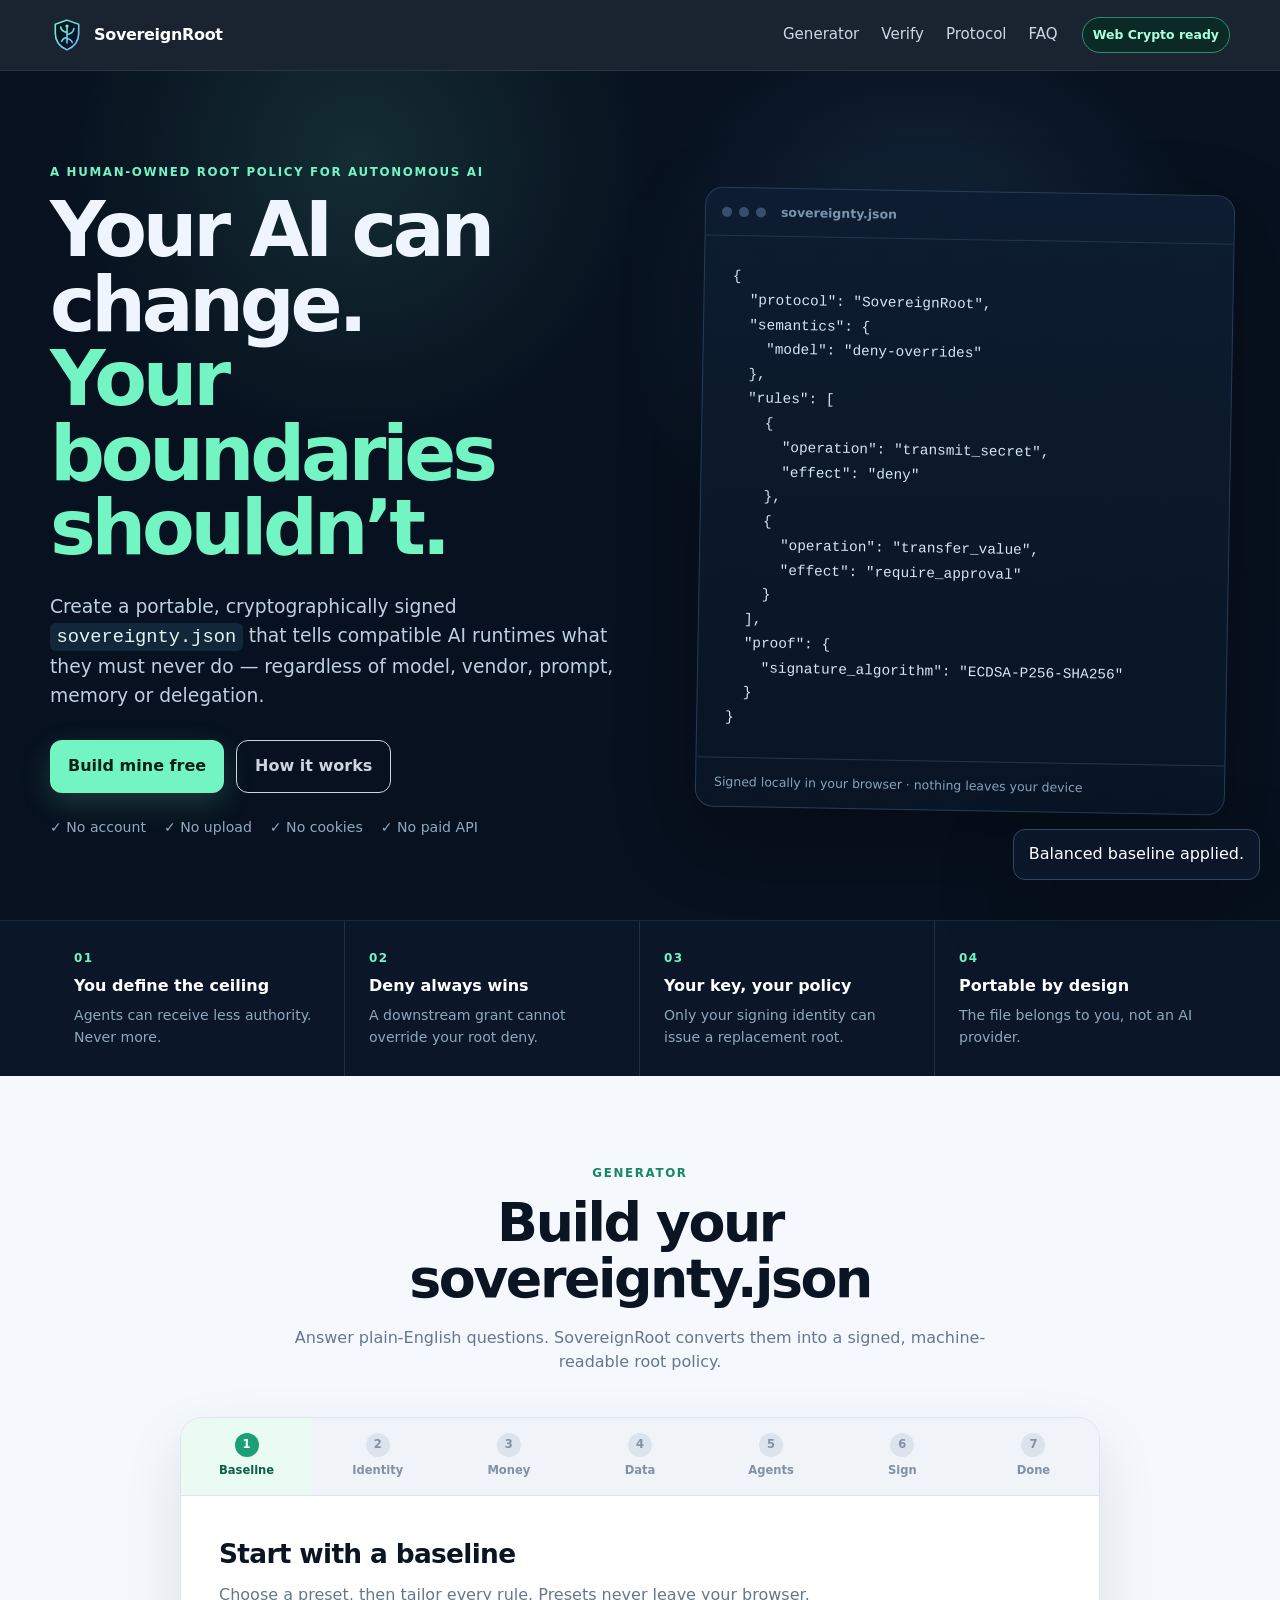
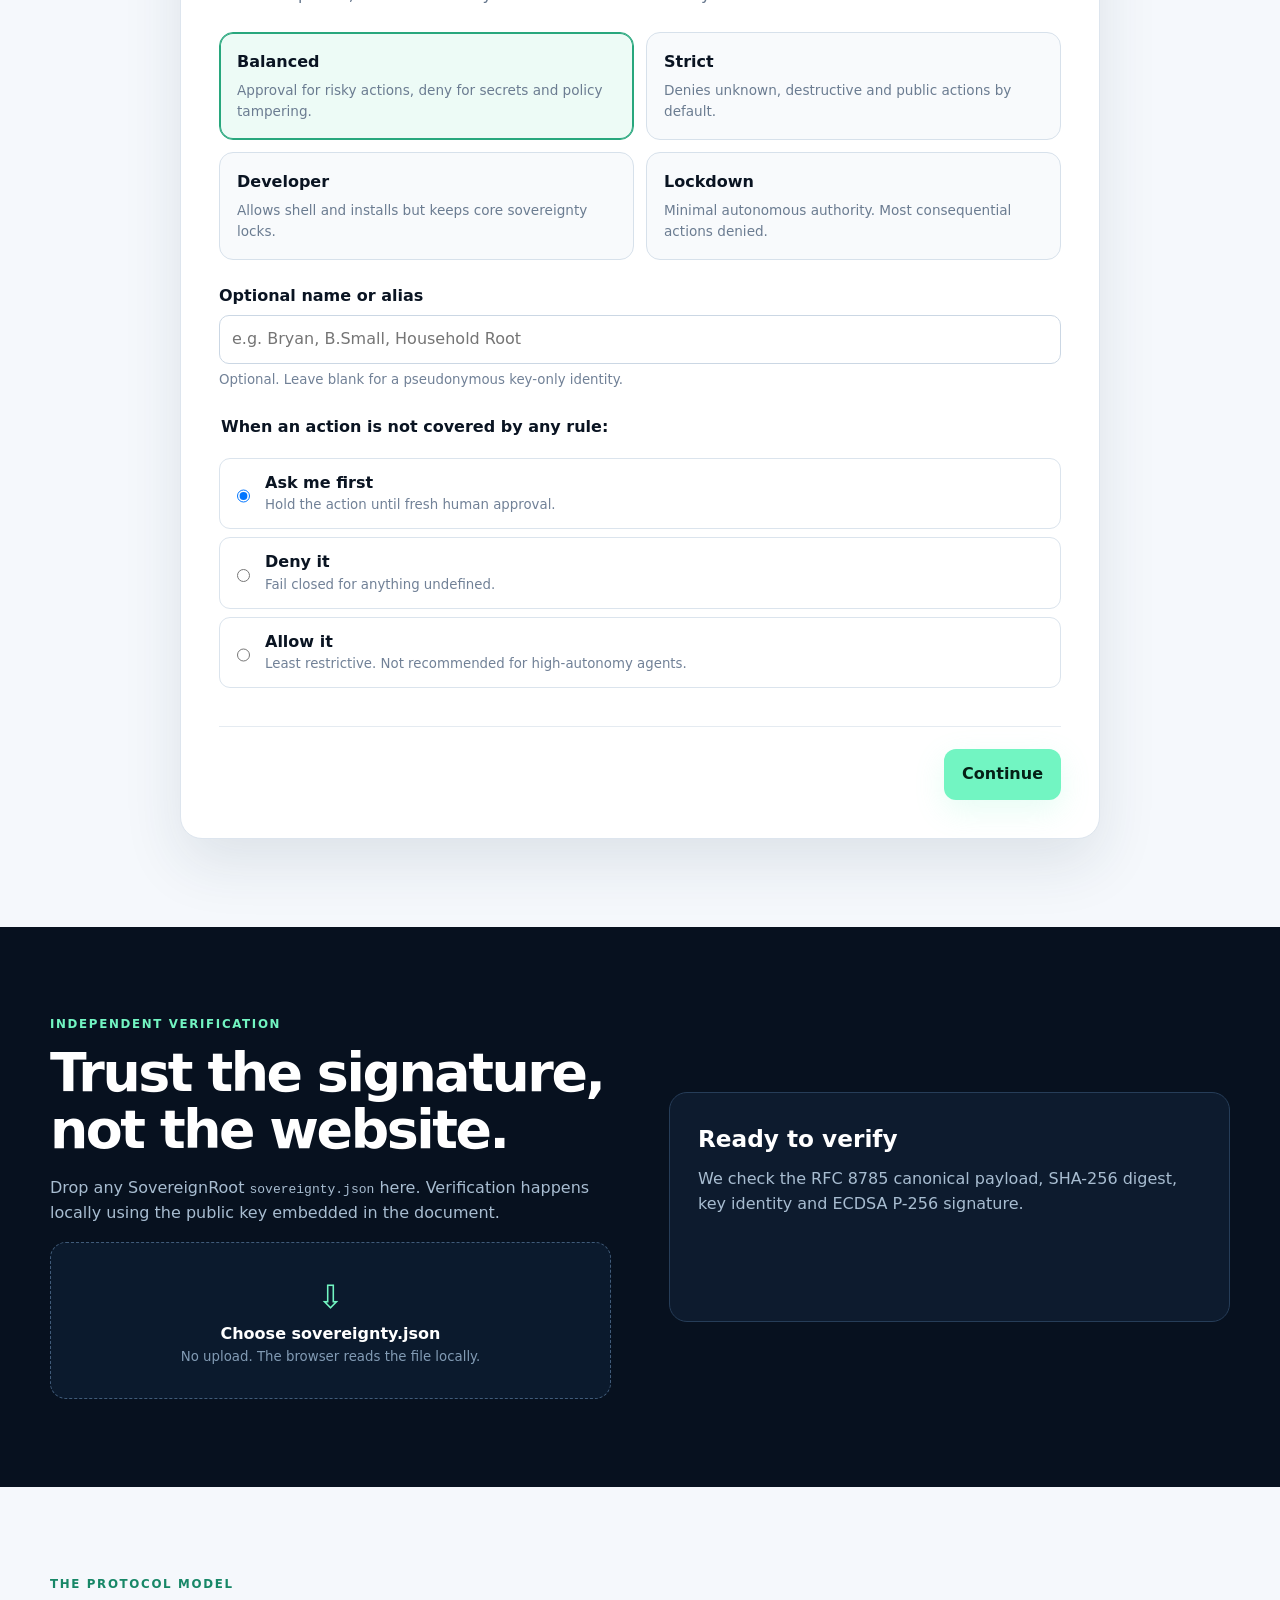
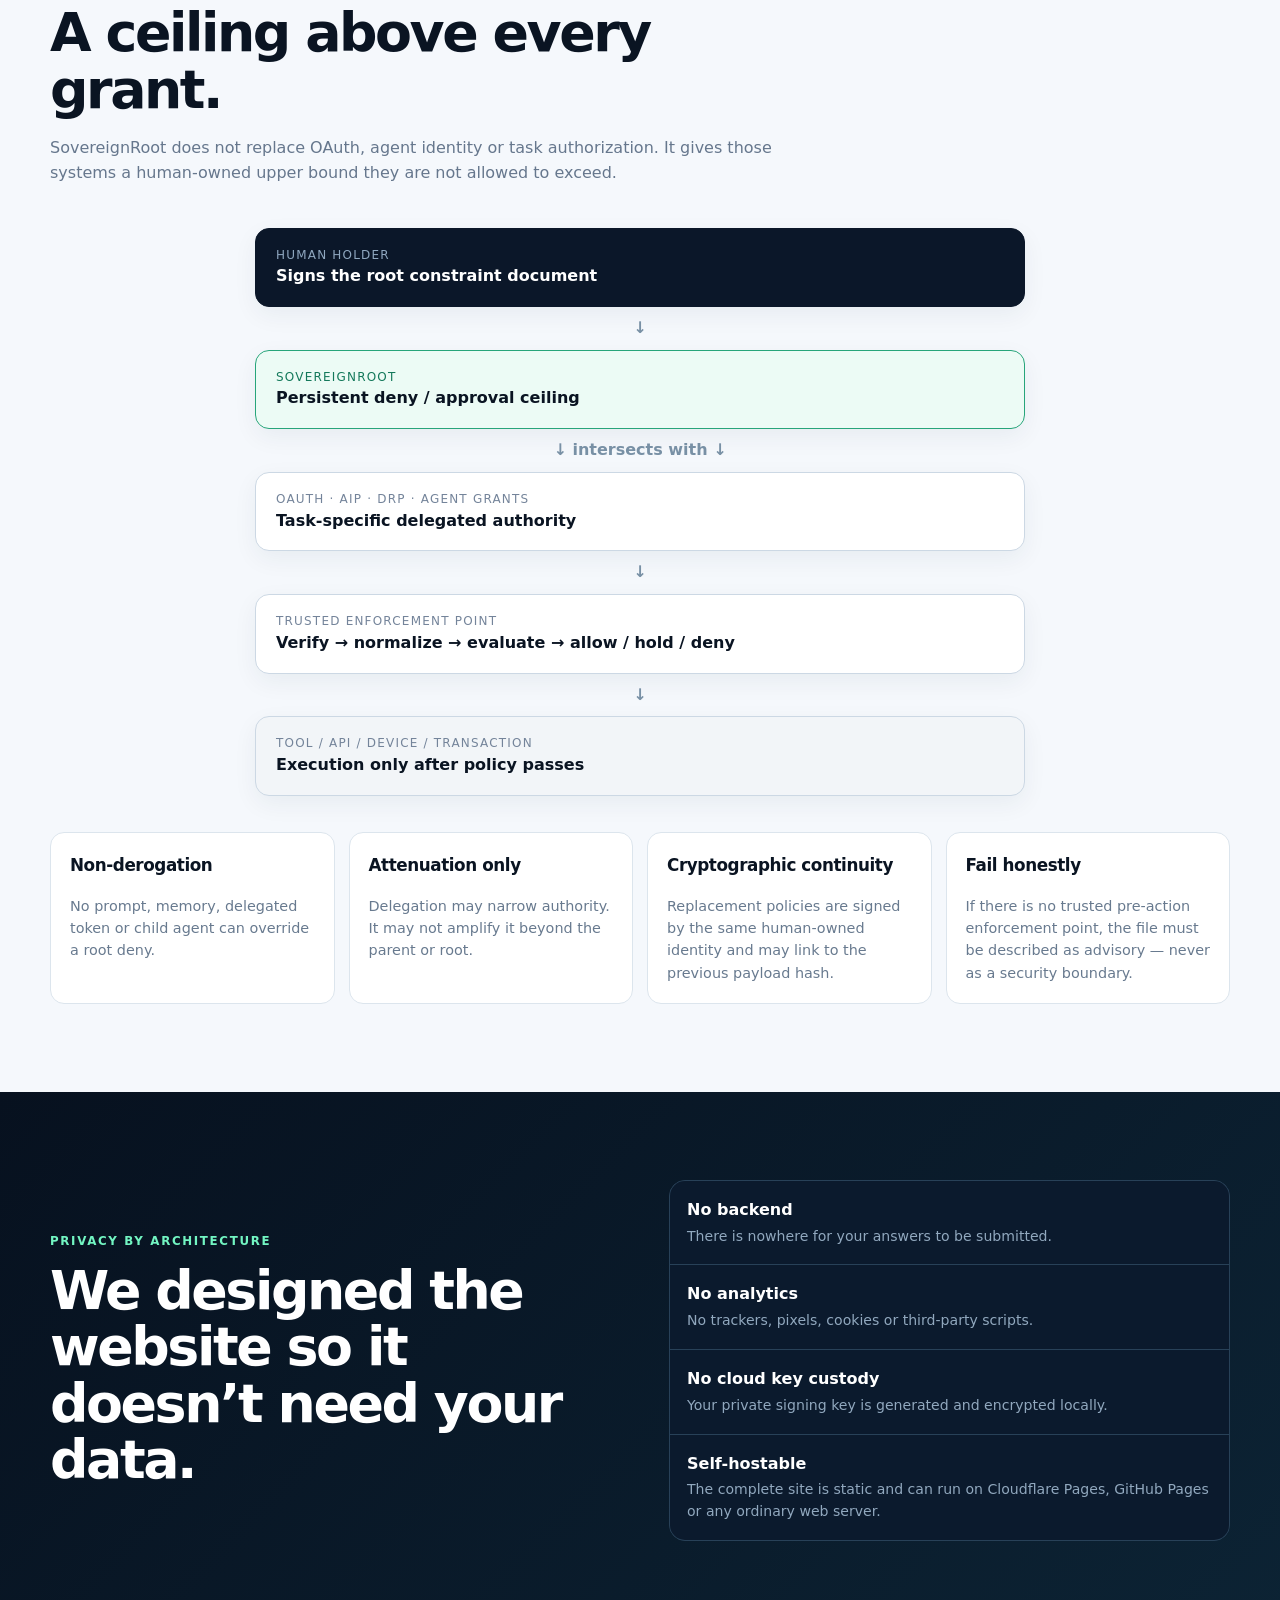
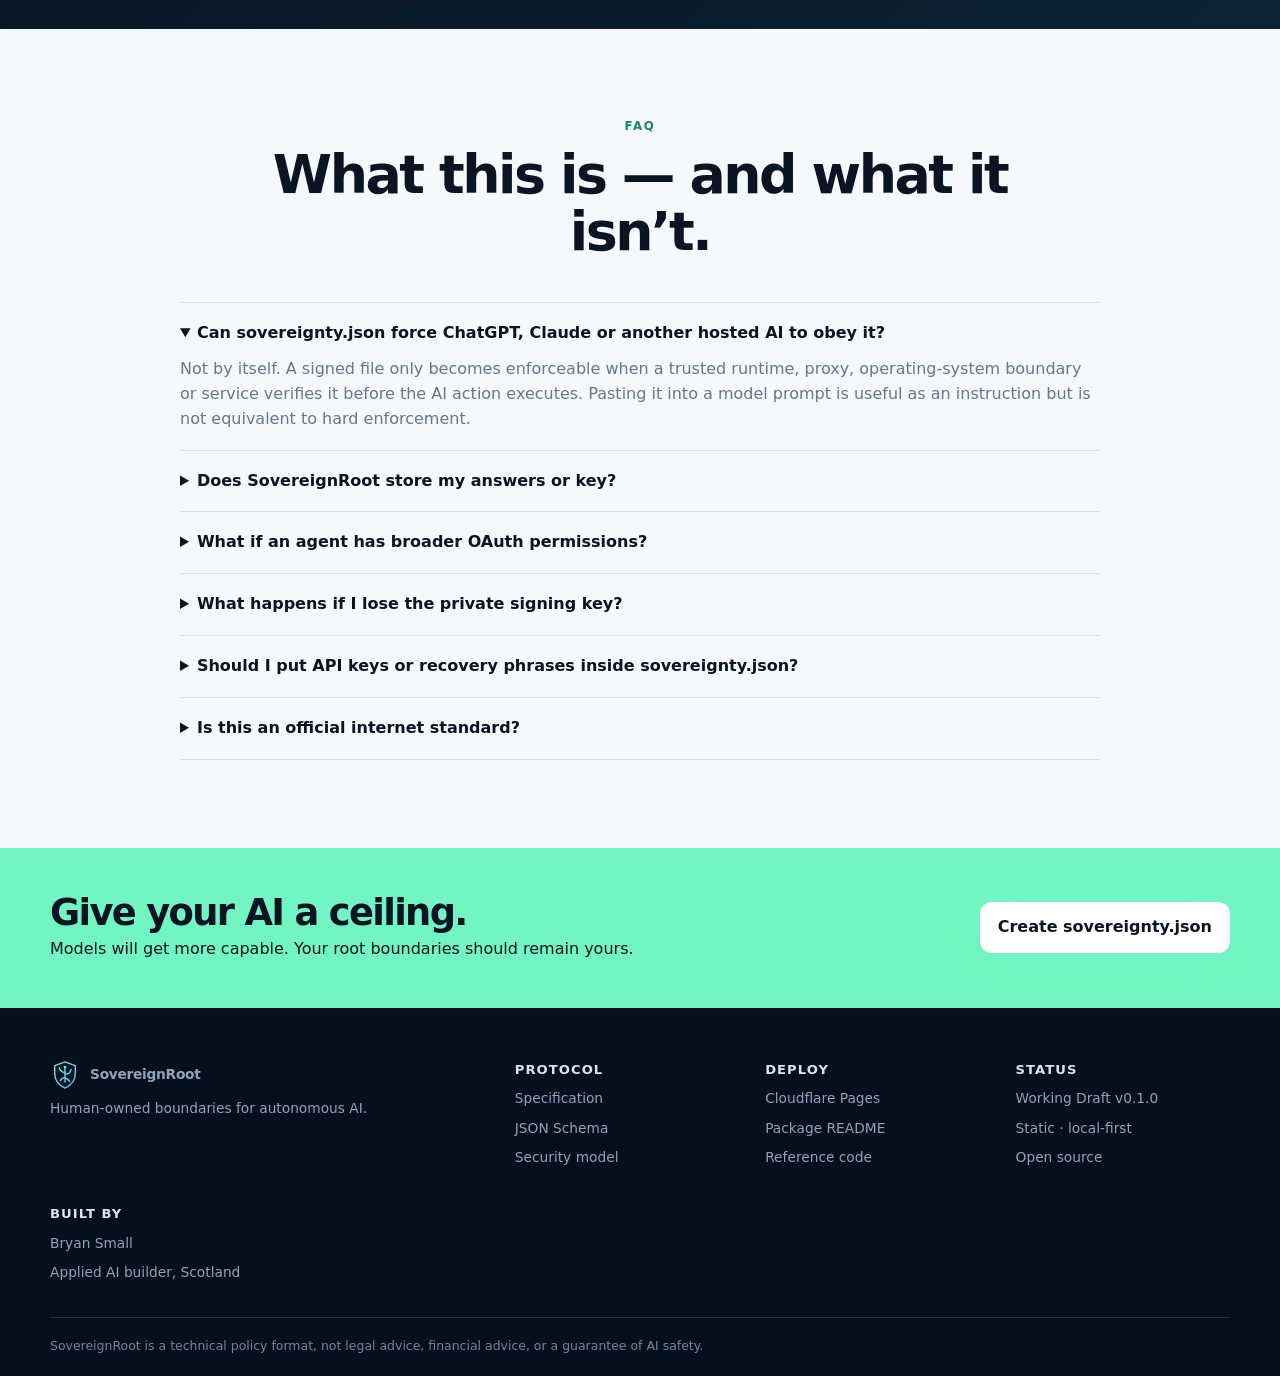
<file: index.html>
<!doctype html>
<html lang="en" data-app-ready="false">
<head>
  <meta charset="utf-8">
  <meta name="viewport" content="width=device-width,initial-scale=1">
  <meta name="theme-color" content="#07111f">
  <meta name="description" content="Create a signed sovereignty.json that defines the boundaries your AI agents must never cross. Free, private, local-first and vendor-neutral.">
  <meta name="robots" content="index,follow">
  <meta property="og:title" content="SovereignRoot — Your rules above the AI">
  <meta property="og:description" content="Generate a portable, cryptographically signed root policy for AI agents. Your boundaries survive vendors, models and agents.">
  <meta property="og:type" content="website">
  <meta property="og:url" content="https://sovereignroot.pages.dev/">
  <meta property="og:image" content="https://sovereignroot.pages.dev/assets/og-card.png">
  <meta property="og:image:width" content="1200">
  <meta property="og:image:height" content="630">
  <meta property="og:image:alt" content="SovereignRoot — Your rules above the AI">
  <meta property="og:locale" content="en_GB">
  <meta name="twitter:card" content="summary_large_image">
  <meta name="twitter:title" content="SovereignRoot — Your rules above the AI">
  <meta name="twitter:description" content="Create a signed sovereignty.json. Free. Private. Local-first. Vendor-neutral.">
  <meta name="twitter:image" content="https://sovereignroot.pages.dev/assets/og-card.png">
  <link rel="canonical" href="https://sovereignroot.pages.dev/">
  <link rel="icon" href="./assets/logo.svg" type="image/svg+xml">
  <link rel="apple-touch-icon" href="./assets/logo.svg">
  <link rel="manifest" href="./manifest.webmanifest">
  <link rel="stylesheet" href="./css/styles.css">
  <title>SovereignRoot — Your rules above the AI</title>
  <script type="application/ld+json">
  {
    "@context": "https://schema.org",
    "@type": "WebSite",
    "name": "SovereignRoot",
    "alternateName": "SovereignRoot — Your rules above the AI",
    "url": "https://sovereignroot.pages.dev/",
    "description": "Create a signed sovereignty.json that defines the boundaries your AI agents must never cross. Free, private, local-first and vendor-neutral.",
    "inLanguage": "en-GB",
    "publisher": {
      "@type": "Organization",
      "name": "SovereignRoot",
      "url": "https://sovereignroot.pages.dev/",
      "logo": "https://sovereignroot.pages.dev/assets/logo.svg"
    }
  }
  </script>
  <script type="application/ld+json">
  {
    "@context": "https://schema.org",
    "@type": "WebApplication",
    "name": "SovereignRoot",
    "url": "https://sovereignroot.pages.dev/",
    "applicationCategory": "SecurityApplication",
    "operatingSystem": "Any",
    "description": "Generate a portable, cryptographically signed sovereignty.json — a human-owned root constraint policy for autonomous AI agents. Local-first, no upload, no account.",
    "offers": {
      "@type": "Offer",
      "price": "0",
      "priceCurrency": "GBP"
    },
    "featureList": [
      "Local ECDSA P-256 key generation",
      "Encrypted private-key export (PBKDF2 + AES-256-GCM)",
      "RFC 8785 canonical JSON signing",
      "Drag-and-drop signature verifier",
      "Four policy presets"
    ]
  }
  </script>
</head>
<body>
  <a class="skip" href="#main">Skip to content</a>
  <header class="site-header">
    <div class="wrap header-inner">
      <a class="brand" href="#top" aria-label="SovereignRoot home">
        <img src="./assets/logo.svg" width="34" height="34" alt="">
        <span>SovereignRoot</span>
      </a>
      <nav aria-label="Primary">
        <a href="#generator">Generator</a>
        <a href="#verify">Verify</a>
        <a href="#protocol">Protocol</a>
        <a href="#faq">FAQ</a>
      </nav>
      <span id="cryptoSupport" class="status-chip">Checking crypto…</span>
    </div>
  </header>

  <main id="main">
    <section class="hero" id="top">
      <div class="wrap hero-grid">
        <div>
          <div class="eyebrow">A human-owned root policy for autonomous AI</div>
          <h1>Your AI can change.<br><span>Your boundaries shouldn’t.</span></h1>
          <p class="hero-copy">Create a portable, cryptographically signed <code>sovereignty.json</code> that tells compatible AI runtimes what they must never do — regardless of model, vendor, prompt, memory or delegation.</p>
          <div class="hero-actions">
            <a class="button primary" href="#generator">Build mine free</a>
            <a class="button ghost" href="#protocol">How it works</a>
          </div>
          <div class="trust-row" aria-label="Product guarantees">
            <span>✓ No account</span><span>✓ No upload</span><span>✓ No cookies</span><span>✓ No paid API</span>
          </div>
        </div>
        <div class="hero-card" aria-label="Example policy">
          <div class="terminal-bar"><span></span><span></span><span></span><b>sovereignty.json</b></div>
<pre>{
  "protocol": "SovereignRoot",
  "semantics": {
    "model": "deny-overrides"
  },
  "rules": [
    {
      "operation": "transmit_secret",
      "effect": "deny"
    },
    {
      "operation": "transfer_value",
      "effect": "require_approval"
    }
  ],
  "proof": {
    "signature_algorithm": "ECDSA-P256-SHA256"
  }
}</pre>
          <div class="hero-card-footer">Signed locally in your browser · nothing leaves your device</div>
        </div>
      </div>
    </section>

    <section class="principle-strip">
      <div class="wrap principle-grid">
        <div><strong>01</strong><span>You define the ceiling</span><p>Agents can receive less authority. Never more.</p></div>
        <div><strong>02</strong><span>Deny always wins</span><p>A downstream grant cannot override your root deny.</p></div>
        <div><strong>03</strong><span>Your key, your policy</span><p>Only your signing identity can issue a replacement root.</p></div>
        <div><strong>04</strong><span>Portable by design</span><p>The file belongs to you, not an AI provider.</p></div>
      </div>
    </section>

    <section class="section" id="generator">
      <div class="wrap narrow">
        <div class="section-heading">
          <div class="eyebrow">Generator</div>
          <h2>Build your sovereignty.json</h2>
          <p>Answer plain-English questions. SovereignRoot converts them into a signed, machine-readable root policy.</p>
        </div>

        <div class="wizard-shell">
          <ol class="steps" aria-label="Generator progress">
            <li data-step-indicator="1"><span>1</span><b>Baseline</b></li>
            <li data-step-indicator="2"><span>2</span><b>Identity</b></li>
            <li data-step-indicator="3"><span>3</span><b>Money</b></li>
            <li data-step-indicator="4"><span>4</span><b>Data</b></li>
            <li data-step-indicator="5"><span>5</span><b>Agents</b></li>
            <li data-step-indicator="6"><span>6</span><b>Sign</b></li>
            <li data-step-indicator="7"><span>7</span><b>Done</b></li>
          </ol>

          <form id="policyForm" novalidate>
            <section data-step-panel="1" class="wizard-panel">
              <h3>Start with a baseline</h3>
              <p class="muted">Choose a preset, then tailor every rule. Presets never leave your browser.</p>
              <div class="preset-grid">
                <button type="button" class="preset" data-preset="balanced"><b>Balanced</b><span>Approval for risky actions, deny for secrets and policy tampering.</span></button>
                <button type="button" class="preset" data-preset="strict"><b>Strict</b><span>Denies unknown, destructive and public actions by default.</span></button>
                <button type="button" class="preset" data-preset="developer"><b>Developer</b><span>Allows shell and installs but keeps core sovereignty locks.</span></button>
                <button type="button" class="preset" data-preset="lockdown"><b>Lockdown</b><span>Minimal autonomous authority. Most consequential actions denied.</span></button>
              </div>

              <label class="field">
                <span>Optional name or alias</span>
                <input type="text" name="displayName" maxlength="80" autocomplete="off" placeholder="e.g. Bryan, B.Small, Household Root">
                <small>Optional. Leave blank for a pseudonymous key-only identity.</small>
              </label>

              <fieldset class="choice-group">
                <legend>When an action is not covered by any rule:</legend>
                <label><input type="radio" name="unknown" value="require_approval" checked><span><b>Ask me first</b><small>Hold the action until fresh human approval.</small></span></label>
                <label><input type="radio" name="unknown" value="deny"><span><b>Deny it</b><small>Fail closed for anything undefined.</small></span></label>
                <label><input type="radio" name="unknown" value="allow"><span><b>Allow it</b><small>Least restrictive. Not recommended for high-autonomy agents.</small></span></label>
              </fieldset>

              <div class="wizard-actions"><span></span><button type="button" class="button primary" data-next>Continue</button></div>
            </section>

            <section data-step-panel="2" class="wizard-panel" hidden>
              <h3>Identity, secrets & legal authority</h3>
              <p class="muted">These are the rules that prevent an AI from becoming “you” merely because it acts for you.</p>
              <div class="question-grid">
                <label class="select-field"><span>Impersonate you or claim you personally authored an AI action</span><select name="impersonation"><option value="deny">Never</option><option value="require_approval">Only with approval</option></select></label>
                <label class="select-field"><span>Accept contracts, declarations or legal terms</span><select name="legalAcceptance"><option value="require_approval">Require approval</option><option value="deny">Never</option><option value="allow">Allow</option></select></label>
                <label class="select-field"><span>Transmit passwords, API keys, recovery phrases or private keys</span><select name="secretExfiltration"><option value="deny">Never</option><option value="require_approval">Only with approval</option></select></label>
                <label class="select-field"><span>Write secrets into memory, logs, prompts or ordinary files</span><select name="secretPersistence"><option value="deny">Never</option><option value="require_approval">Only with approval</option></select></label>
              </div>
              <div class="hard-lock"><b>Always hard-locked in v0.1:</b> an agent cannot alter the root policy, disable compliant enforcement, weaken security controls, or access the SovereignRoot signing key.</div>
              <div class="wizard-actions"><button type="button" class="button ghost" data-back>Back</button><button type="button" class="button primary" data-next>Continue</button></div>
            </section>

            <section data-step-panel="3" class="wizard-panel" hidden>
              <h3>Money & transactions</h3>
              <p class="muted">Amounts are stored as integer minor units to avoid floating-point ambiguity.</p>
              <div class="three-col">
                <label class="field"><span>Currency</span><select name="currency"><option>GBP</option><option>USD</option><option>EUR</option><option>CAD</option><option>AUD</option><option>CHF</option><option>JPY</option></select></label>
                <label class="field"><span>Approval above — single transaction</span><div class="money-input"><span>minor units</span><input name="singleSpend" inputmode="numeric" value="10000" pattern="[0-9]*"></div><small>10000 = £100.00 when currency is GBP.</small></label>
                <label class="field"><span>Approval above — 24h aggregate</span><div class="money-input"><span>minor units</span><input name="dailySpend" inputmode="numeric" value="25000" pattern="[0-9]*"></div><small>25000 = £250.00 when currency is GBP.</small></label>
              </div>
              <label class="select-field"><span>Pay a new or previously unapproved recipient</span><select name="newPayee"><option value="require_approval">Require approval</option><option value="deny">Never</option><option value="allow">Allow within limits</option></select></label>
              <div class="note warning"><b>Important:</b> SovereignRoot is not a bank control. A compatible trusted enforcement point must intercept the transaction before execution.</div>
              <div class="wizard-actions"><button type="button" class="button ghost" data-back>Back</button><button type="button" class="button primary" data-next>Continue</button></div>
            </section>

            <section data-step-panel="4" class="wizard-panel" hidden>
              <h3>Communication & data</h3>
              <div class="question-grid">
                <label class="select-field"><span>Send external email, messages or DMs</span><select name="externalComms"><option value="require_approval">Require approval</option><option value="deny">Never</option><option value="allow">Allow</option></select></label>
                <label class="select-field"><span>Post publicly on social media, forums or websites</span><select name="publicPosting"><option value="require_approval">Require approval</option><option value="deny">Never</option><option value="allow">Allow</option></select></label>
                <label class="select-field"><span>Delete user files, messages or records</span><select name="destructive"><option value="require_approval">Require approval</option><option value="deny">Never</option><option value="allow">Allow</option></select></label>
                <label class="select-field"><span>Bulk-export private or personal data</span><select name="bulkExport"><option value="require_approval">Require approval</option><option value="deny">Never</option><option value="allow">Allow</option></select></label>
              </div>
              <label class="field"><span>Recipients the agent must never contact</span><textarea name="blockedRecipients" rows="3" placeholder="one per line or comma separated — e.g. person@example.com"></textarea><small>Optional personal data. This remains inside the file you download; do not publish the file if it contains private identifiers.</small></label>
              <label class="field"><span>Domains the agent must never connect to</span><textarea name="blockedDomains" rows="3" placeholder="example.com, unwanted.example"></textarea></label>
              <div class="wizard-actions"><button type="button" class="button ghost" data-back>Back</button><button type="button" class="button primary" data-next>Continue</button></div>
            </section>

            <section data-step-panel="5" class="wizard-panel" hidden>
              <h3>Agents, software & physical actions</h3>
              <div class="question-grid">
                <label class="select-field"><span>Install software, browser extensions, packages or persistent services</span><select name="softwareInstall"><option value="require_approval">Require approval</option><option value="deny">Never</option><option value="allow">Allow</option></select></label>
                <label class="select-field"><span>Run shell, terminal or PowerShell commands</span><select name="shell"><option value="require_approval">Require approval</option><option value="deny">Never</option><option value="allow">Allow</option></select></label>
                <label class="select-field"><span>Control physical devices, locks, machinery, vehicles, cameras or microphones</span><select name="physical"><option value="require_approval">Require approval</option><option value="deny">Never</option><option value="allow">Allow</option></select></label>
              </div>
              <div class="toggle-row">
                <label><input id="childAgents" type="checkbox" name="childAgents"><span><b>Allow child/sub-agents</b><small>Every child must inherit a subset of the parent’s authority. It can never escape this root.</small></span></label>
                <label class="compact"><span>Maximum depth</span><input id="childDepth" name="childDepth" type="number" min="0" max="10" value="0" disabled></label>
              </div>
              <div class="formula"><span>Effective authority</span><b>delegated authority ∩ SovereignRoot allowed authority</b><small>Root deny &gt; approval &gt; downstream allow</small></div>
              <div class="wizard-actions"><button type="button" class="button ghost" data-back>Back</button><button type="button" class="button primary" data-next>Continue</button></div>
            </section>

            <section data-step-panel="6" class="wizard-panel" hidden>
              <h3>Create your signing identity</h3>
              <p class="muted">Your browser generates an ECDSA P-256 signing key. The public key goes in <code>sovereignty.json</code>. The private key is encrypted with your passphrase before download.</p>
              <div class="security-grid">
                <div>
                  <label class="field"><span>Private-key passphrase</span><input id="keyPassphrase" type="password" autocomplete="new-password" minlength="12" placeholder="12+ characters"></label>
                  <label class="field"><span>Repeat passphrase</span><input id="keyPassphraseConfirm" type="password" autocomplete="new-password" minlength="12" placeholder="Repeat it exactly"></label>
                  <div class="note danger"><b>There is no recovery service.</b> If you lose both your encrypted key file and passphrase, nobody can recreate that signing identity — including us.</div>
                </div>
                <div class="key-import-card">
                  <h4>Already have a SovereignRoot identity?</h4>
                  <p>Load your encrypted key bundle to keep the same cryptographic identity when issuing a replacement policy.</p>
                  <input id="existingKeyFile" type="file" accept="application/json,.json">
                  <input id="existingKeyPassphrase" type="password" autocomplete="off" placeholder="Existing key passphrase">
                  <button type="button" id="loadExistingKeyBtn" class="button ghost small">Load existing key</button>
                  <div id="existingKeyStatus" class="inline-status"></div>
                  <hr>
                  <h4>Link a previous policy</h4>
                  <p>Optional. Adds the previous signed payload hash to the new policy’s continuity chain.</p>
                  <input id="previousPolicyFile" type="file" accept="application/json,.json">
                  <div id="previousPolicyStatus" class="inline-status"></div>
                </div>
              </div>
              <div class="wizard-actions"><button type="button" class="button ghost" data-back>Back</button><button type="button" id="generateBtn" class="button primary">Generate &amp; sign my sovereignty.json</button></div>
            </section>

            <section data-step-panel="7" class="wizard-panel result-panel" hidden>
              <div class="result-top">
                <div><div class="eyebrow">Complete</div><h3>Your root policy is ready</h3><p>Download all three files. Keep the encrypted key separate from anything your agent can read.</p></div>
                <span id="resultStatus" class="status-chip valid">Signed locally</span>
              </div>
              <div class="result-metrics">
                <div><span>Rules</span><b id="resultRules">—</b></div>
                <div><span>Hard deny</span><b id="resultDenied">—</b></div>
                <div><span>Approval gates</span><b id="resultApproval">—</b></div>
                <div><span>Spend gate</span><b id="resultSpend">—</b></div>
              </div>
              <div class="download-grid">
                <button type="button" id="downloadPolicyBtn" class="download-card"><b>1. sovereignty.json</b><span>Your signed public root policy. Give this to compatible enforcement runtimes.</span><em>Download policy →</em></button>
                <button type="button" id="downloadKeyBtn" class="download-card critical"><b>2. sovereignroot-key.json</b><span>Your encrypted private signing key. Keep offline and away from agents.</span><em>Download private key →</em></button>
                <button type="button" id="downloadGuideBtn" class="download-card"><b>3. SOVEREIGNROOT-INSTALL.md</b><span>Practical instructions for users and runtime implementers.</span><em>Download instructions →</em></button>
              </div>
              <div class="fingerprints">
                <div><span>Signing identity</span><code id="resultKeyId">—</code></div>
                <div><span>Payload SHA-256</span><code id="resultHash">—</code></div>
              </div>
              <details class="json-details"><summary>Inspect generated JSON</summary><button type="button" id="copyJsonBtn" class="text-button">Copy JSON</button><pre id="jsonPreview"></pre></details>
              <div class="note warning"><b>Do not confuse a signed policy with enforcement.</b> If your agent runtime does not verify and enforce this file before tool actions, it is advisory only.</div>
              <div class="wizard-actions"><button type="button" class="button ghost" data-back>Edit policy</button><button type="button" id="copyGuideBtn" class="button ghost">Copy install instructions</button></div>
            </section>
          </form>
        </div>
      </div>
    </section>

    <section class="section dark" id="verify">
      <div class="wrap split">
        <div>
          <div class="eyebrow">Independent verification</div>
          <h2>Trust the signature, not the website.</h2>
          <p>Drop any SovereignRoot <code>sovereignty.json</code> here. Verification happens locally using the public key embedded in the document.</p>
          <label class="dropbox">
            <input id="verifyFile" type="file" accept="application/json,.json">
            <span class="drop-icon">⇩</span>
            <b>Choose sovereignty.json</b>
            <small>No upload. The browser reads the file locally.</small>
          </label>
        </div>
        <div id="verifyResult" class="verify-output idle">
          <div class="verify-title">Ready to verify</div>
          <p>We check the RFC 8785 canonical payload, SHA-256 digest, key identity and ECDSA P-256 signature.</p>
        </div>
      </div>
    </section>

    <section class="section" id="protocol">
      <div class="wrap">
        <div class="section-heading left">
          <div class="eyebrow">The protocol model</div>
          <h2>A ceiling above every grant.</h2>
          <p>SovereignRoot does not replace OAuth, agent identity or task authorization. It gives those systems a human-owned upper bound they are not allowed to exceed.</p>
        </div>
        <div class="stack-diagram" aria-label="SovereignRoot authority stack">
          <div class="layer human"><span>Human holder</span><b>Signs the root constraint document</b></div>
          <div class="arrow">↓</div>
          <div class="layer root"><span>SovereignRoot</span><b>Persistent deny / approval ceiling</b></div>
          <div class="arrow">↓ intersects with ↓</div>
          <div class="layer auth"><span>OAuth · AIP · DRP · agent grants</span><b>Task-specific delegated authority</b></div>
          <div class="arrow">↓</div>
          <div class="layer runtime"><span>Trusted enforcement point</span><b>Verify → normalize → evaluate → allow / hold / deny</b></div>
          <div class="arrow">↓</div>
          <div class="layer action"><span>Tool / API / device / transaction</span><b>Execution only after policy passes</b></div>
        </div>
        <div class="protocol-cards">
          <article><h3>Non-derogation</h3><p>No prompt, memory, delegated token or child agent can override a root deny.</p></article>
          <article><h3>Attenuation only</h3><p>Delegation may narrow authority. It may not amplify it beyond the parent or root.</p></article>
          <article><h3>Cryptographic continuity</h3><p>Replacement policies are signed by the same human-owned identity and may link to the previous payload hash.</p></article>
          <article><h3>Fail honestly</h3><p>If there is no trusted pre-action enforcement point, the file must be described as advisory — never as a security boundary.</p></article>
        </div>
      </div>
    </section>

    <section class="section privacy-section">
      <div class="wrap split privacy-grid">
        <div>
          <div class="eyebrow">Privacy by architecture</div>
          <h2>We designed the website so it doesn’t need your data.</h2>
        </div>
        <div class="privacy-list">
          <div><b>No backend</b><span>There is nowhere for your answers to be submitted.</span></div>
          <div><b>No analytics</b><span>No trackers, pixels, cookies or third-party scripts.</span></div>
          <div><b>No cloud key custody</b><span>Your private signing key is generated and encrypted locally.</span></div>
          <div><b>Self-hostable</b><span>The complete site is static and can run on Cloudflare Pages, GitHub Pages or any ordinary web server.</span></div>
        </div>
      </div>
    </section>

    <section class="section" id="faq">
      <div class="wrap narrow">
        <div class="section-heading"><div class="eyebrow">FAQ</div><h2>What this is — and what it isn’t.</h2></div>
        <div class="faq-list">
          <details open><summary>Can sovereignty.json force ChatGPT, Claude or another hosted AI to obey it?</summary><p>Not by itself. A signed file only becomes enforceable when a trusted runtime, proxy, operating-system boundary or service verifies it before the AI action executes. Pasting it into a model prompt is useful as an instruction but is not equivalent to hard enforcement.</p></details>
          <details><summary>Does SovereignRoot store my answers or key?</summary><p>No. The distributed website contains no backend or submission endpoint. Generation, encryption, signing and verification happen in your browser. You control the files that are downloaded.</p></details>
          <details><summary>What if an agent has broader OAuth permissions?</summary><p>A conforming enforcement implementation intersects delegated authority with the SovereignRoot ceiling. A downstream grant cannot turn a root deny into an allow.</p></details>
          <details><summary>What happens if I lose the private signing key?</summary><p>You can still use and verify the existing policy, but you lose cryptographic continuity for future replacement policies. Keep at least two offline backups of the encrypted key file and separately preserve the passphrase.</p></details>
          <details><summary>Should I put API keys or recovery phrases inside sovereignty.json?</summary><p>No. Never place secrets in the policy. Rules may refer to secret classes, but actual passwords, private keys, tokens, seed phrases and recovery codes should remain outside the document.</p></details>
          <details><summary>Is this an official internet standard?</summary><p>No. SovereignRoot v0.1 is an open working specification and reference implementation. It deliberately builds on established cryptographic and JSON standards, but the policy format itself is not an IETF, W3C or NIST standard.</p></details>
        </div>
      </div>
    </section>

    <section class="cta-section">
      <div class="wrap cta-inner"><div><h2>Give your AI a ceiling.</h2><p>Models will get more capable. Your root boundaries should remain yours.</p></div><a class="button primary light" href="#generator">Create sovereignty.json</a></div>
    </section>
  </main>

  <footer>
    <div class="wrap footer-grid">
      <div><a class="brand" href="#top"><img src="./assets/logo.svg" width="30" height="30" alt=""><span>SovereignRoot</span></a><p>Human-owned boundaries for autonomous AI.</p></div>
      <div><b>Protocol</b><a href="./protocol/SOVEREIGNROOT-SPEC.md">Specification</a><a href="./protocol/sovereignty.schema.json">JSON Schema</a><a href="./docs/SECURITY.md">Security model</a></div>
      <div><b>Deploy</b><a href="./docs/DEPLOY_CLOUDFLARE.md">Cloudflare Pages</a><a href="./README.md">Package README</a><a href="./reference/README.md">Reference code</a></div>
      <div><b>Status</b><span>Working Draft v0.1.0</span><span>Static · local-first</span><span>Open source</span></div>
      <div><b>Built by</b><a href="https://bryansmall.pages.dev" target="_blank" rel="noopener">Bryan Small</a><span>Applied AI builder, Scotland</span></div>
    </div>
    <div class="wrap footer-bottom">SovereignRoot is a technical policy format, not legal advice, financial advice, or a guarantee of AI safety.</div>
  </footer>

  <div id="toast" class="toast" role="status" aria-live="polite"></div>
  <script src="./js/sovereignroot.bundle.js"></script>
</body>
</html>
</file>
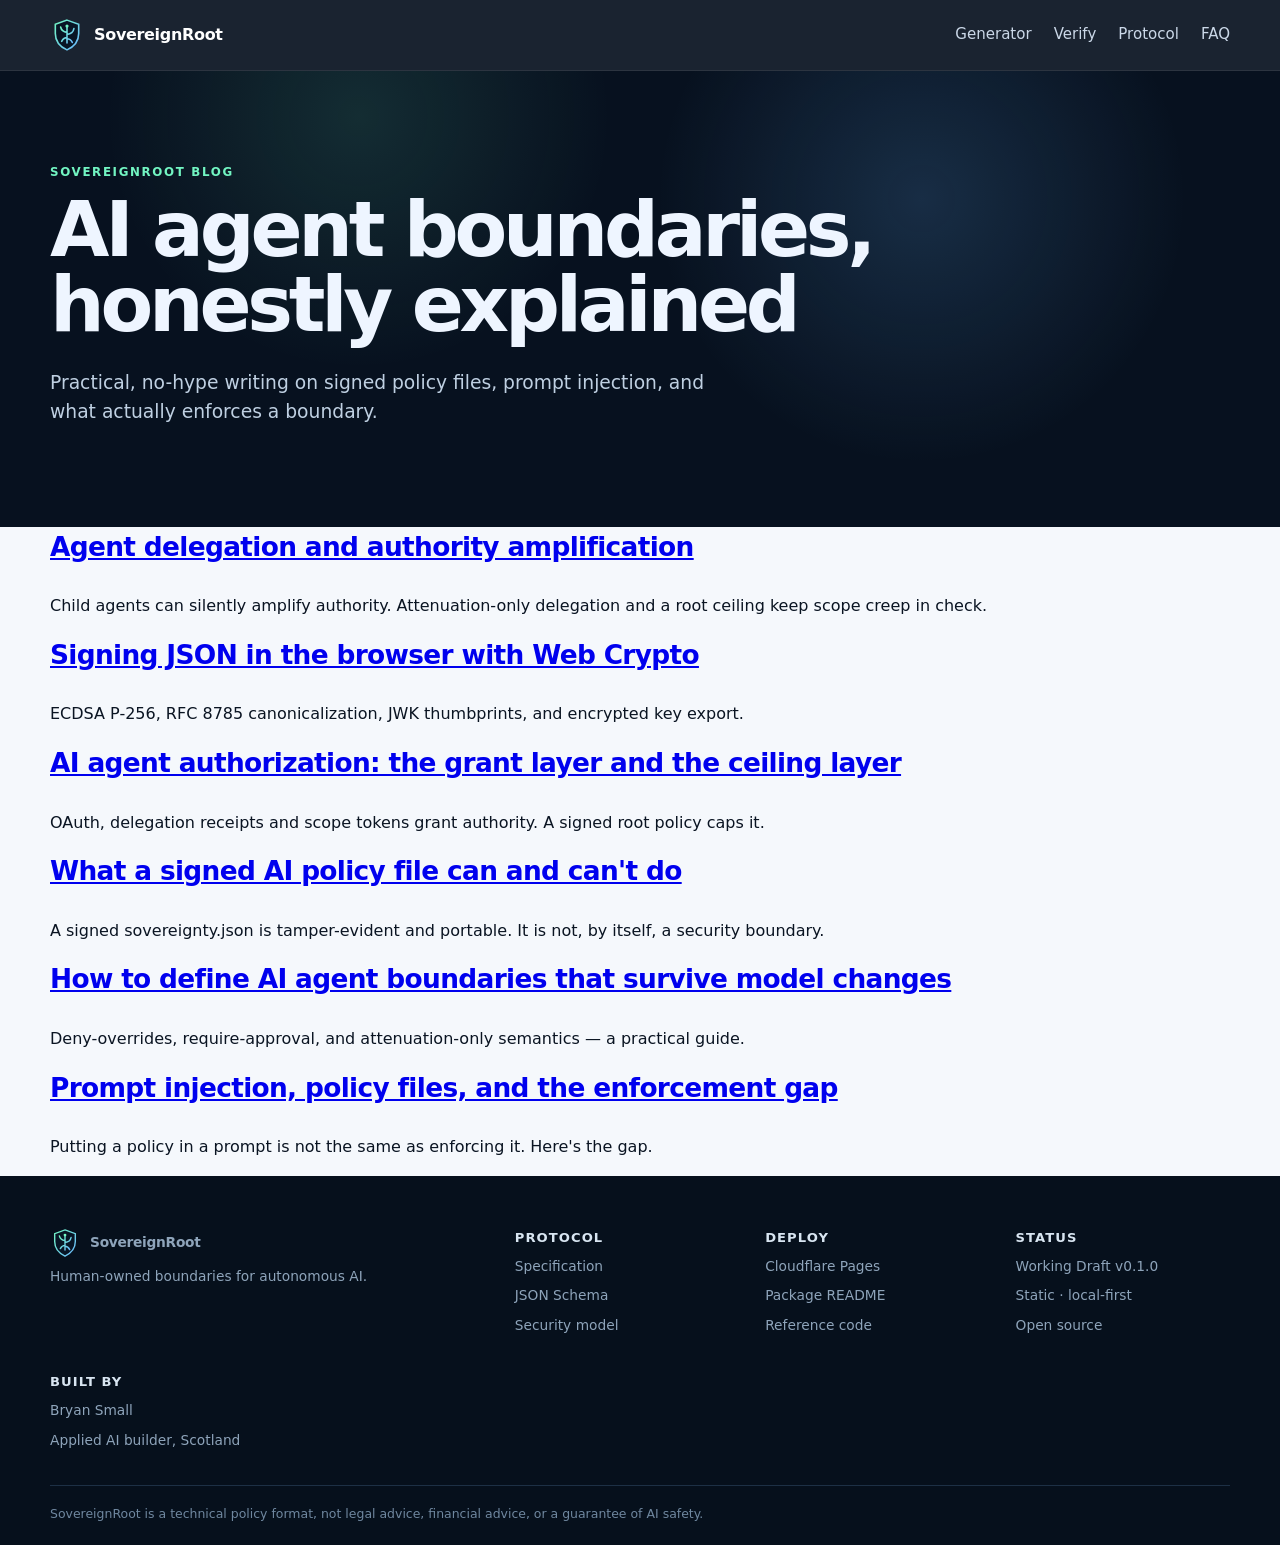
<file: blog/index.html>
<!doctype html>
<html lang="en">
<head>
  <meta charset="utf-8">
  <meta name="viewport" content="width=device-width,initial-scale=1">
  <meta name="theme-color" content="#07111f">
  <meta name="description" content="SovereignRoot blog — honest writing on AI agent boundaries, signed policy files, prompt injection and enforcement.">
  <meta name="robots" content="index,follow">
  <meta property="og:title" content="SovereignRoot blog — AI agent boundaries and enforcement">
  <meta property="og:description" content="Honest writing on signed policy files, prompt injection, and pre-action enforcement for autonomous AI.">
  <meta property="og:type" content="website">
  <meta property="og:url" content="https://sovereignroot.pages.dev/blog/">
  <meta property="og:image" content="https://sovereignroot.pages.dev/assets/og-card.png">
  <meta name="twitter:card" content="summary_large_image">
  <meta name="twitter:title" content="SovereignRoot blog">
  <meta name="twitter:description" content="Honest writing on signed policy files, prompt injection, and pre-action enforcement for autonomous AI.">
  <meta name="twitter:image" content="https://sovereignroot.pages.dev/assets/og-card.png">
  <link rel="canonical" href="https://sovereignroot.pages.dev/blog/">
  <link rel="icon" href="../assets/logo.svg" type="image/svg+xml">
  <link rel="stylesheet" href="../css/styles.css">
  <title>SovereignRoot blog — AI agent boundaries and enforcement</title>
</head>
<body>
  <a class="skip" href="#main">Skip to content</a>
  <header class="site-header">
    <div class="wrap header-inner">
      <a class="brand" href="../" aria-label="SovereignRoot home">
        <img src="../assets/logo.svg" width="34" height="34" alt="">
        <span>SovereignRoot</span>
      </a>
      <nav aria-label="Primary">
        <a href="../#generator">Generator</a>
        <a href="../#verify">Verify</a>
        <a href="../#protocol">Protocol</a>
        <a href="../#faq">FAQ</a>
      </nav>
    </div>
  </header>
  <main id="main">
    <section class="hero" id="top">
      <div class="wrap">
        <div class="eyebrow">SovereignRoot blog</div>
        <h1>AI agent boundaries, honestly explained</h1>
        <p class="hero-copy">Practical, no-hype writing on signed policy files, prompt injection, and what actually enforces a boundary.</p>
      </div>
    </section>
    <section>
      <div class="wrap">
        <div class="card" style="margin-bottom:16px">
          <h3><a href="agent-delegation-authority-amplification/">Agent delegation and authority amplification</a></h3>
          <p>Child agents can silently amplify authority. Attenuation-only delegation and a root ceiling keep scope creep in check.</p>
        </div>
        <div class="card" style="margin-bottom:16px">
          <h3><a href="signing-json-in-browser-web-crypto/">Signing JSON in the browser with Web Crypto</a></h3>
          <p>ECDSA P-256, RFC 8785 canonicalization, JWK thumbprints, and encrypted key export.</p>
        </div>
        <div class="card" style="margin-bottom:16px">
          <h3><a href="ai-agent-authorization-grant-and-ceiling/">AI agent authorization: the grant layer and the ceiling layer</a></h3>
          <p>OAuth, delegation receipts and scope tokens grant authority. A signed root policy caps it.</p>
        </div>
        <div class="card" style="margin-bottom:16px">
          <h3><a href="what-a-signed-ai-policy-can-and-cant-do/">What a signed AI policy file can and can't do</a></h3>
          <p>A signed sovereignty.json is tamper-evident and portable. It is not, by itself, a security boundary.</p>
        </div>
        <div class="card" style="margin-bottom:16px">
          <h3><a href="how-to-define-ai-agent-boundaries/">How to define AI agent boundaries that survive model changes</a></h3>
          <p>Deny-overrides, require-approval, and attenuation-only semantics — a practical guide.</p>
        </div>
        <div class="card" style="margin-bottom:16px">
          <h3><a href="prompt-injection-policy-files-enforcement-gap/">Prompt injection, policy files, and the enforcement gap</a></h3>
          <p>Putting a policy in a prompt is not the same as enforcing it. Here's the gap.</p>
        </div>
      </div>
    </section>
  </main>
  <footer>
    <div class="wrap footer-grid">
      <div><a class="brand" href="../"><img src="../assets/logo.svg" width="30" height="30" alt=""><span>SovereignRoot</span></a><p>Human-owned boundaries for autonomous AI.</p></div>
      <div><b>Protocol</b><a href="../protocol/SOVEREIGNROOT-SPEC.md">Specification</a><a href="../protocol/sovereignty.schema.json">JSON Schema</a><a href="../docs/SECURITY.md">Security model</a></div>
      <div><b>Deploy</b><a href="../docs/DEPLOY_CLOUDFLARE.md">Cloudflare Pages</a><a href="../README.md">Package README</a><a href="../reference/README.md">Reference code</a></div>
      <div><b>Status</b><span>Working Draft v0.1.0</span><span>Static · local-first</span><span>Open source</span></div>
      <div><b>Built by</b><a href="https://bryansmall.pages.dev" target="_blank" rel="noopener">Bryan Small</a><span>Applied AI builder, Scotland</span></div>
    </div>
    <div class="wrap footer-bottom">SovereignRoot is a technical policy format, not legal advice, financial advice, or a guarantee of AI safety.</div>
  </footer>
  <script src="../js/sovereignroot.bundle.js"></script>
</body>
</html>
</file>
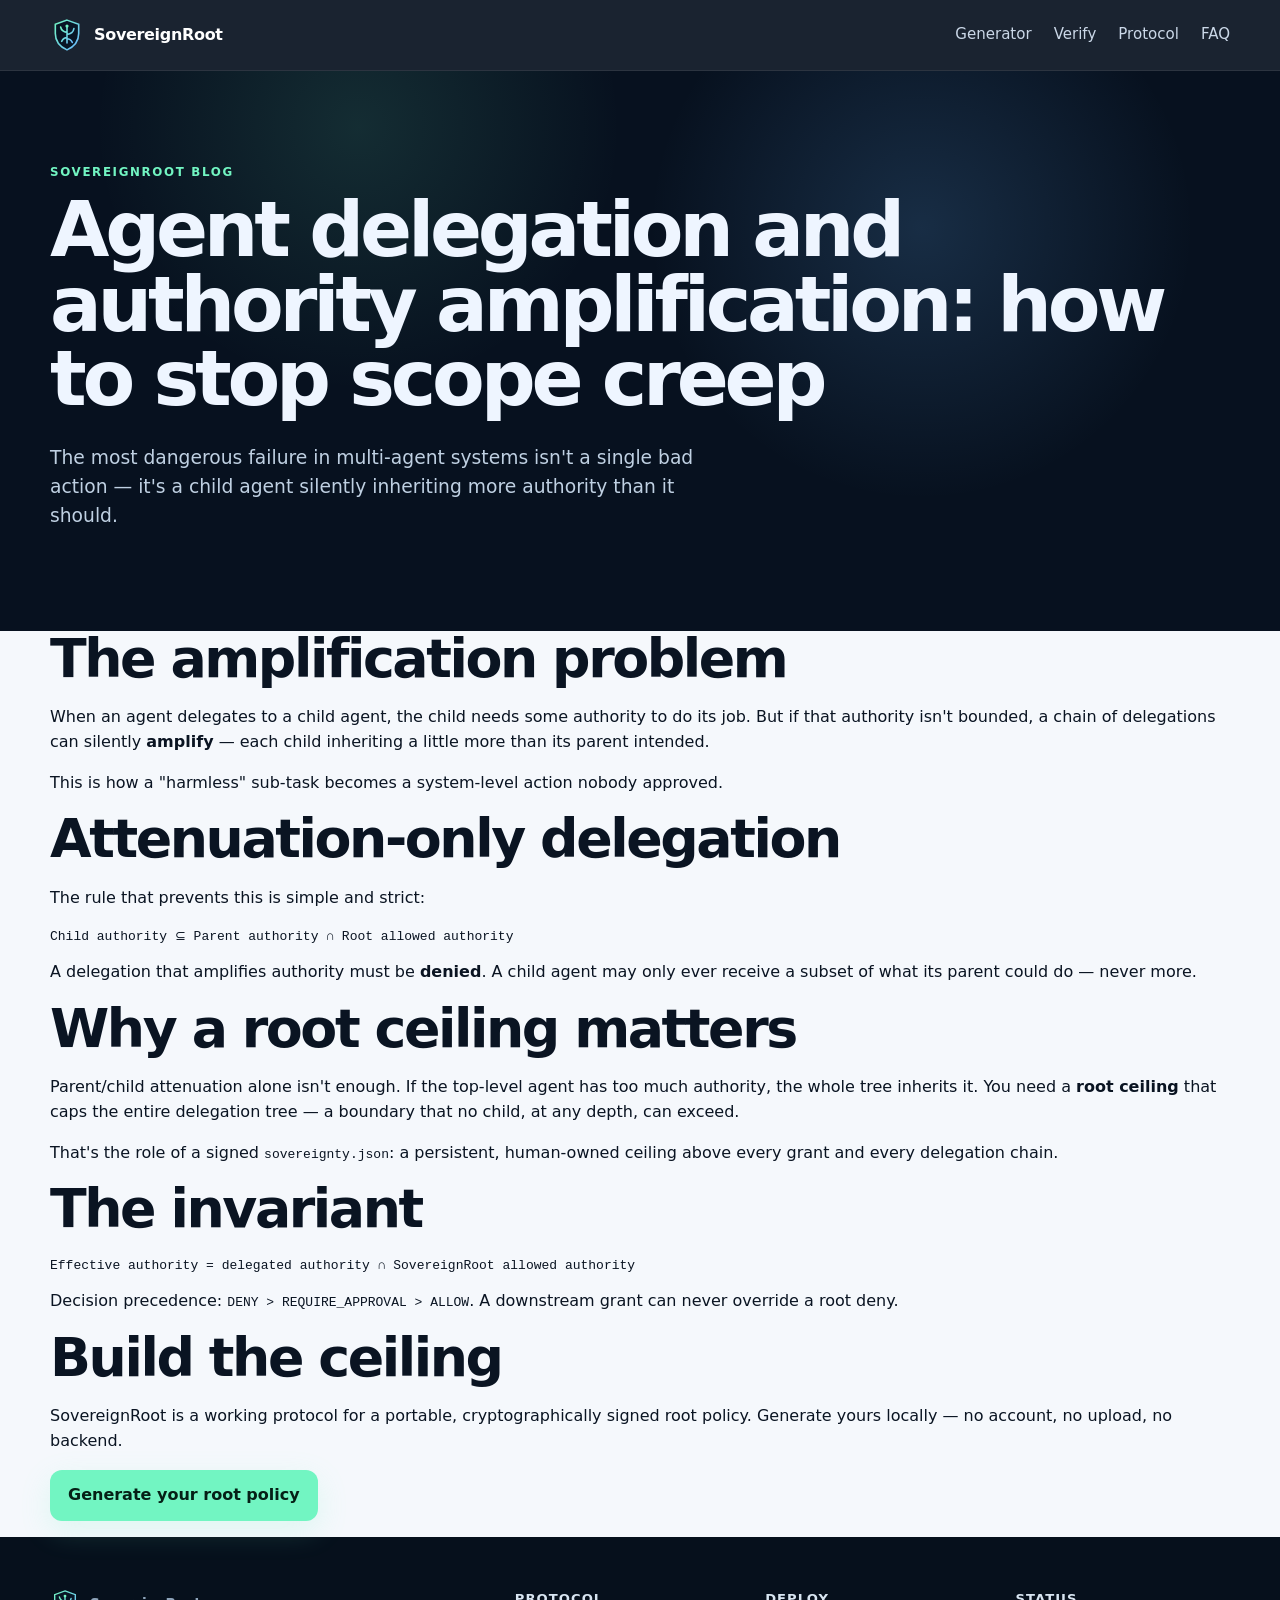
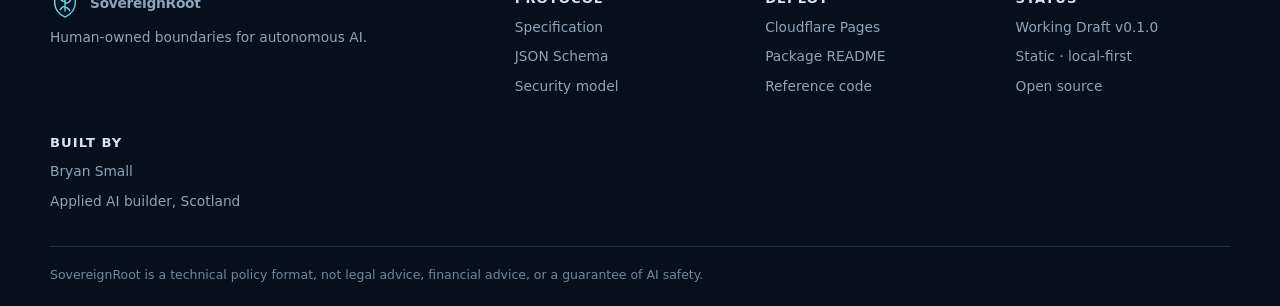
<file: blog/agent-delegation-authority-amplification/index.html>
<!doctype html>
<html lang="en">
<head>
  <meta charset="utf-8">
  <meta name="viewport" content="width=device-width,initial-scale=1">
  <meta name="theme-color" content="#07111f">
  <meta name="description" content="How to keep child-agent delegation from amplifying authority. Attenuation-only semantics and the root ceiling that prevents scope creep.">
  <meta name="robots" content="index,follow">
  <meta property="og:title" content="Agent delegation and authority amplification: how to stop scope creep — SovereignRoot">
  <meta property="og:description" content="Child agents can silently amplify authority. Attenuation-only delegation and a root ceiling keep scope creep in check.">
  <meta property="og:type" content="article">
  <meta property="og:url" content="https://sovereignroot.pages.dev/blog/agent-delegation-authority-amplification/">
  <meta property="og:image" content="https://sovereignroot.pages.dev/assets/og-card.png">
  <meta name="twitter:card" content="summary_large_image">
  <meta name="twitter:title" content="Agent delegation and authority amplification">
  <meta name="twitter:description" content="Child agents can silently amplify authority. Attenuation-only delegation and a root ceiling keep scope creep in check.">
  <meta name="twitter:image" content="https://sovereignroot.pages.dev/assets/og-card.png">
  <link rel="canonical" href="https://sovereignroot.pages.dev/blog/agent-delegation-authority-amplification/">
  <link rel="icon" href="../../assets/logo.svg" type="image/svg+xml">
  <link rel="stylesheet" href="../../css/styles.css">
  <title>Agent delegation and authority amplification — SovereignRoot</title>
  <script type="application/ld+json">
  {
    "@context": "https://schema.org",
    "@type": "Article",
    "headline": "Agent delegation and authority amplification: how to stop scope creep",
    "description": "Child agents can silently amplify authority. Attenuation-only delegation and a root ceiling keep scope creep in check.",
    "datePublished": "2026-08-13",
    "publisher": {"@type": "Organization", "name": "SovereignRoot", "url": "https://sovereignroot.pages.dev/"},
    "mainEntityOfPage": "https://sovereignroot.pages.dev/blog/agent-delegation-authority-amplification/"
  }
  </script>
</head>
<body>
  <a class="skip" href="#main">Skip to content</a>
  <header class="site-header">
    <div class="wrap header-inner">
      <a class="brand" href="../../" aria-label="SovereignRoot home">
        <img src="../../assets/logo.svg" width="34" height="34" alt="">
        <span>SovereignRoot</span>
      </a>
      <nav aria-label="Primary">
        <a href="../../#generator">Generator</a>
        <a href="../../#verify">Verify</a>
        <a href="../../#protocol">Protocol</a>
        <a href="../../#faq">FAQ</a>
      </nav>
    </div>
  </header>
  <main id="main">
    <section class="hero" id="top">
      <div class="wrap">
        <div class="eyebrow">SovereignRoot blog</div>
        <h1>Agent delegation and authority amplification: how to stop scope creep</h1>
        <p class="hero-copy">The most dangerous failure in multi-agent systems isn't a single bad action — it's a child agent silently inheriting more authority than it should.</p>
      </div>
    </section>
    <section>
      <div class="wrap">
        <h2>The amplification problem</h2>
        <p>When an agent delegates to a child agent, the child needs some authority to do its job. But if that authority isn't bounded, a chain of delegations can silently <strong>amplify</strong> — each child inheriting a little more than its parent intended.</p>
        <p>This is how a "harmless" sub-task becomes a system-level action nobody approved.</p>
        <h2>Attenuation-only delegation</h2>
        <p>The rule that prevents this is simple and strict:</p>
        <pre>Child authority ⊆ Parent authority ∩ Root allowed authority</pre>
        <p>A delegation that amplifies authority must be <strong>denied</strong>. A child agent may only ever receive a subset of what its parent could do — never more.</p>
        <h2>Why a root ceiling matters</h2>
        <p>Parent/child attenuation alone isn't enough. If the top-level agent has too much authority, the whole tree inherits it. You need a <strong>root ceiling</strong> that caps the entire delegation tree — a boundary that no child, at any depth, can exceed.</p>
        <p>That's the role of a signed <code>sovereignty.json</code>: a persistent, human-owned ceiling above every grant and every delegation chain.</p>
        <h2>The invariant</h2>
        <pre>Effective authority = delegated authority ∩ SovereignRoot allowed authority</pre>
        <p>Decision precedence: <code>DENY &gt; REQUIRE_APPROVAL &gt; ALLOW</code>. A downstream grant can never override a root deny.</p>
        <h2>Build the ceiling</h2>
        <p>SovereignRoot is a working protocol for a portable, cryptographically signed root policy. Generate yours locally — no account, no upload, no backend.</p>
        <p><a class="button primary" href="../../#generator">Generate your root policy</a></p>
      </div>
    </section>
  </main>
  <footer>
    <div class="wrap footer-grid">
      <div><a class="brand" href="../../"><img src="../../assets/logo.svg" width="30" height="30" alt=""><span>SovereignRoot</span></a><p>Human-owned boundaries for autonomous AI.</p></div>
      <div><b>Protocol</b><a href="../../protocol/SOVEREIGNROOT-SPEC.md">Specification</a><a href="../../protocol/sovereignty.schema.json">JSON Schema</a><a href="../../docs/SECURITY.md">Security model</a></div>
      <div><b>Deploy</b><a href="../../docs/DEPLOY_CLOUDFLARE.md">Cloudflare Pages</a><a href="../../README.md">Package README</a><a href="../../reference/README.md">Reference code</a></div>
      <div><b>Status</b><span>Working Draft v0.1.0</span><span>Static · local-first</span><span>Open source</span></div>
      <div><b>Built by</b><a href="https://bryansmall.pages.dev" target="_blank" rel="noopener">Bryan Small</a><span>Applied AI builder, Scotland</span></div>
    </div>
    <div class="wrap footer-bottom">SovereignRoot is a technical policy format, not legal advice, financial advice, or a guarantee of AI safety.</div>
  </footer>
  <script src="../../js/sovereignroot.bundle.js"></script>
</body>
</html>
</file>
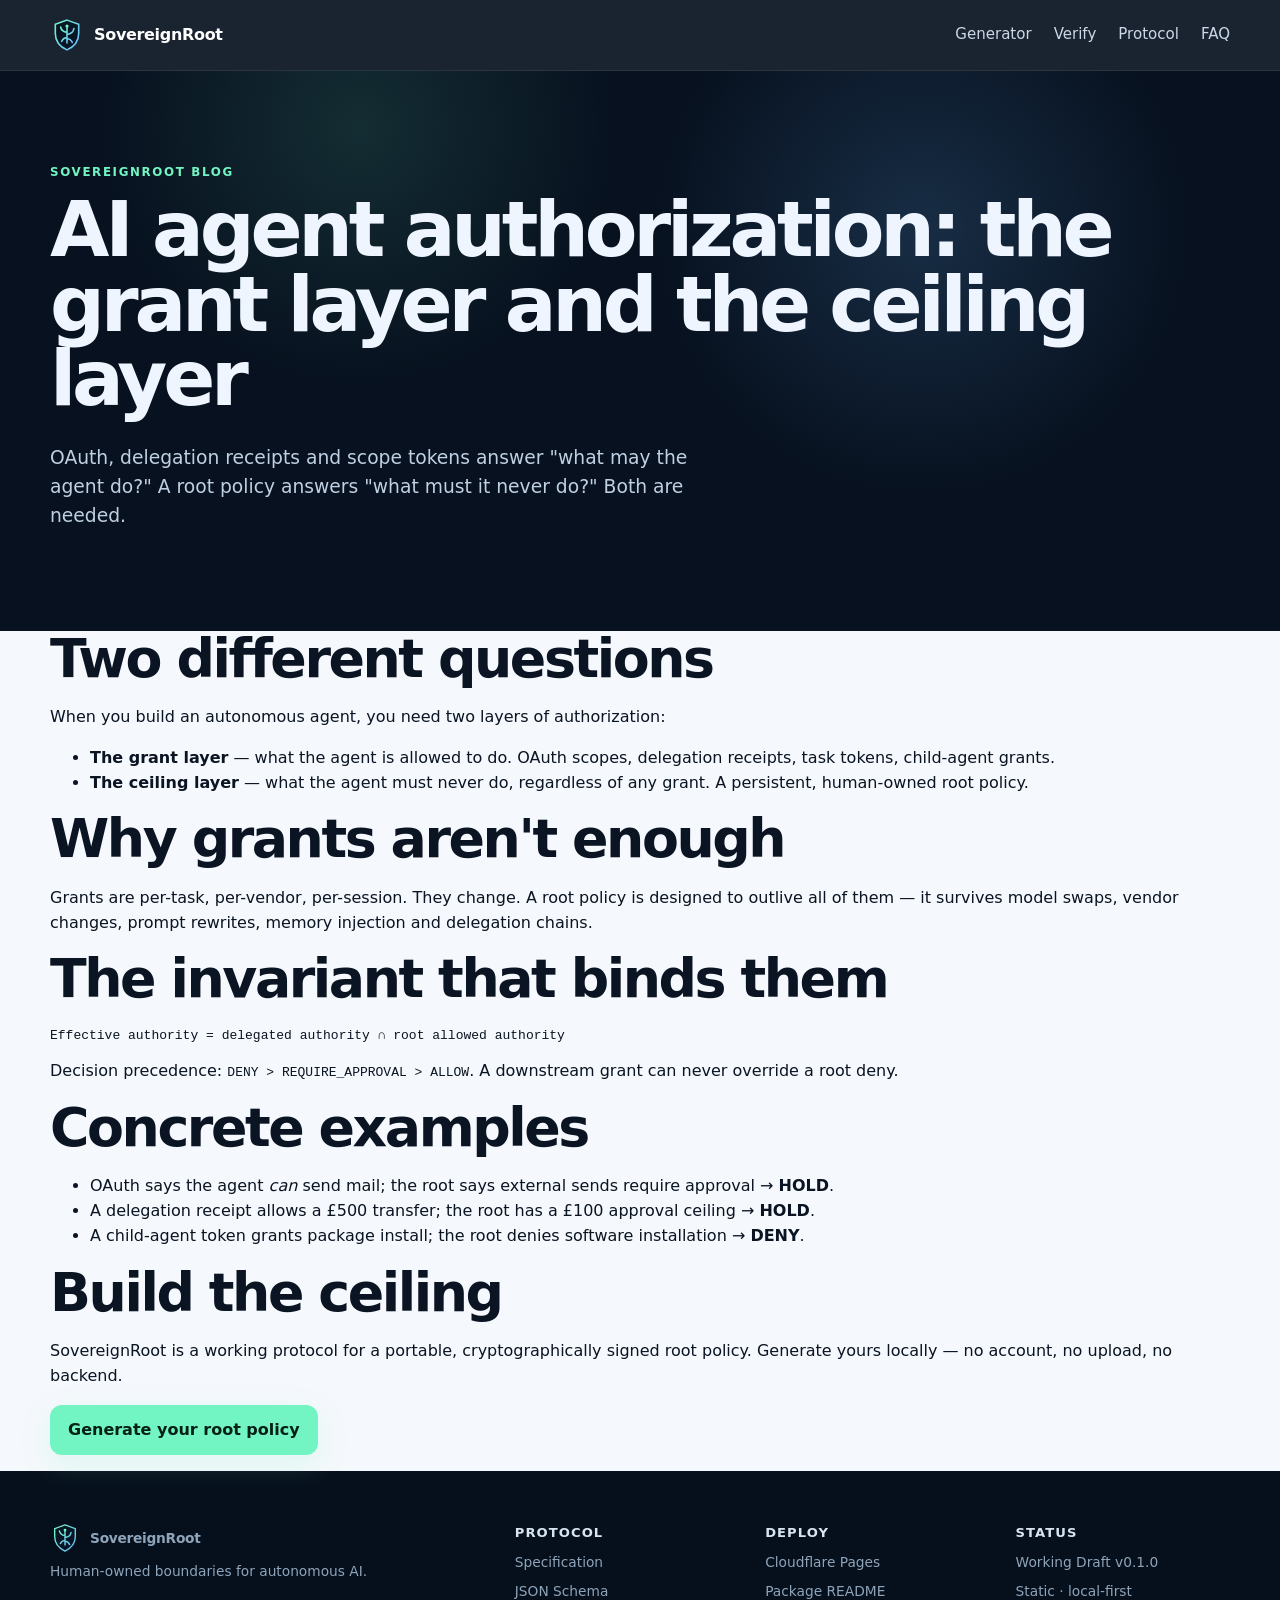
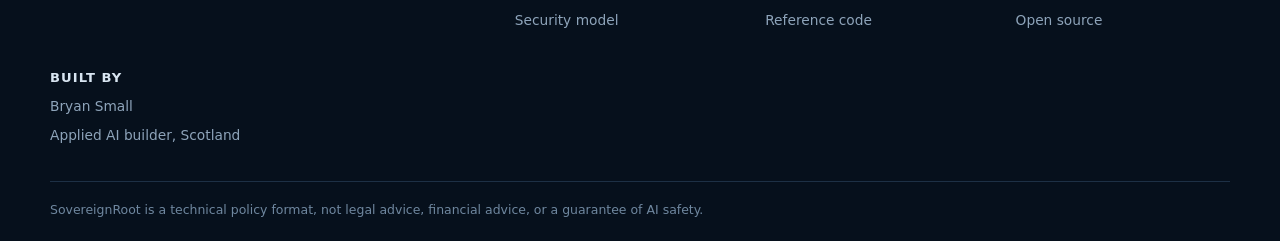
<file: blog/ai-agent-authorization-grant-and-ceiling/index.html>
<!doctype html>
<html lang="en">
<head>
  <meta charset="utf-8">
  <meta name="viewport" content="width=device-width,initial-scale=1">
  <meta name="theme-color" content="#07111f">
  <meta name="description" content="AI agent authorization systems decide what an agent may do. A root policy decides what it may never do. Here's how the two layers fit together.">
  <meta name="robots" content="index,follow">
  <meta property="og:title" content="AI agent authorization: the grant layer and the ceiling layer — SovereignRoot">
  <meta property="og:description" content="OAuth, delegation receipts and scope tokens grant authority. A signed root policy caps it. Here's how the two layers fit together.">
  <meta property="og:type" content="article">
  <meta property="og:url" content="https://sovereignroot.pages.dev/blog/ai-agent-authorization-grant-and-ceiling/">
  <meta property="og:image" content="https://sovereignroot.pages.dev/assets/og-card.png">
  <meta name="twitter:card" content="summary_large_image">
  <meta name="twitter:title" content="AI agent authorization: the grant layer and the ceiling layer">
  <meta name="twitter:description" content="OAuth, delegation receipts and scope tokens grant authority. A signed root policy caps it.">
  <meta name="twitter:image" content="https://sovereignroot.pages.dev/assets/og-card.png">
  <link rel="canonical" href="https://sovereignroot.pages.dev/blog/ai-agent-authorization-grant-and-ceiling/">
  <link rel="icon" href="../../assets/logo.svg" type="image/svg+xml">
  <link rel="stylesheet" href="../../css/styles.css">
  <title>AI agent authorization: the grant layer and the ceiling layer — SovereignRoot</title>
  <script type="application/ld+json">
  {
    "@context": "https://schema.org",
    "@type": "Article",
    "headline": "AI agent authorization: the grant layer and the ceiling layer",
    "description": "OAuth, delegation receipts and scope tokens grant authority. A signed root policy caps it. Here's how the two layers fit together.",
    "datePublished": "2026-08-13",
    "publisher": {"@type": "Organization", "name": "SovereignRoot", "url": "https://sovereignroot.pages.dev/"},
    "mainEntityOfPage": "https://sovereignroot.pages.dev/blog/ai-agent-authorization-grant-and-ceiling/"
  }
  </script>
</head>
<body>
  <a class="skip" href="#main">Skip to content</a>
  <header class="site-header">
    <div class="wrap header-inner">
      <a class="brand" href="../../" aria-label="SovereignRoot home">
        <img src="../../assets/logo.svg" width="34" height="34" alt="">
        <span>SovereignRoot</span>
      </a>
      <nav aria-label="Primary">
        <a href="../../#generator">Generator</a>
        <a href="../../#verify">Verify</a>
        <a href="../../#protocol">Protocol</a>
        <a href="../../#faq">FAQ</a>
      </nav>
    </div>
  </header>
  <main id="main">
    <section class="hero" id="top">
      <div class="wrap">
        <div class="eyebrow">SovereignRoot blog</div>
        <h1>AI agent authorization: the grant layer and the ceiling layer</h1>
        <p class="hero-copy">OAuth, delegation receipts and scope tokens answer "what may the agent do?" A root policy answers "what must it never do?" Both are needed.</p>
      </div>
    </section>
    <section>
      <div class="wrap">
        <h2>Two different questions</h2>
        <p>When you build an autonomous agent, you need two layers of authorization:</p>
        <ul>
          <li><strong>The grant layer</strong> — what the agent is allowed to do. OAuth scopes, delegation receipts, task tokens, child-agent grants.</li>
          <li><strong>The ceiling layer</strong> — what the agent must never do, regardless of any grant. A persistent, human-owned root policy.</li>
        </ul>
        <h2>Why grants aren't enough</h2>
        <p>Grants are per-task, per-vendor, per-session. They change. A root policy is designed to outlive all of them — it survives model swaps, vendor changes, prompt rewrites, memory injection and delegation chains.</p>
        <h2>The invariant that binds them</h2>
        <pre>Effective authority = delegated authority ∩ root allowed authority</pre>
        <p>Decision precedence: <code>DENY &gt; REQUIRE_APPROVAL &gt; ALLOW</code>. A downstream grant can never override a root deny.</p>
        <h2>Concrete examples</h2>
        <ul>
          <li>OAuth says the agent <em>can</em> send mail; the root says external sends require approval → <strong>HOLD</strong>.</li>
          <li>A delegation receipt allows a £500 transfer; the root has a £100 approval ceiling → <strong>HOLD</strong>.</li>
          <li>A child-agent token grants package install; the root denies software installation → <strong>DENY</strong>.</li>
        </ul>
        <h2>Build the ceiling</h2>
        <p>SovereignRoot is a working protocol for a portable, cryptographically signed root policy. Generate yours locally — no account, no upload, no backend.</p>
        <p><a class="button primary" href="../../#generator">Generate your root policy</a></p>
      </div>
    </section>
  </main>
  <footer>
    <div class="wrap footer-grid">
      <div><a class="brand" href="../../"><img src="../../assets/logo.svg" width="30" height="30" alt=""><span>SovereignRoot</span></a><p>Human-owned boundaries for autonomous AI.</p></div>
      <div><b>Protocol</b><a href="../../protocol/SOVEREIGNROOT-SPEC.md">Specification</a><a href="../../protocol/sovereignty.schema.json">JSON Schema</a><a href="../../docs/SECURITY.md">Security model</a></div>
      <div><b>Deploy</b><a href="../../docs/DEPLOY_CLOUDFLARE.md">Cloudflare Pages</a><a href="../../README.md">Package README</a><a href="../../reference/README.md">Reference code</a></div>
      <div><b>Status</b><span>Working Draft v0.1.0</span><span>Static · local-first</span><span>Open source</span></div>
      <div><b>Built by</b><a href="https://bryansmall.pages.dev" target="_blank" rel="noopener">Bryan Small</a><span>Applied AI builder, Scotland</span></div>
    </div>
    <div class="wrap footer-bottom">SovereignRoot is a technical policy format, not legal advice, financial advice, or a guarantee of AI safety.</div>
  </footer>
  <script src="../../js/sovereignroot.bundle.js"></script>
</body>
</html>
</file>
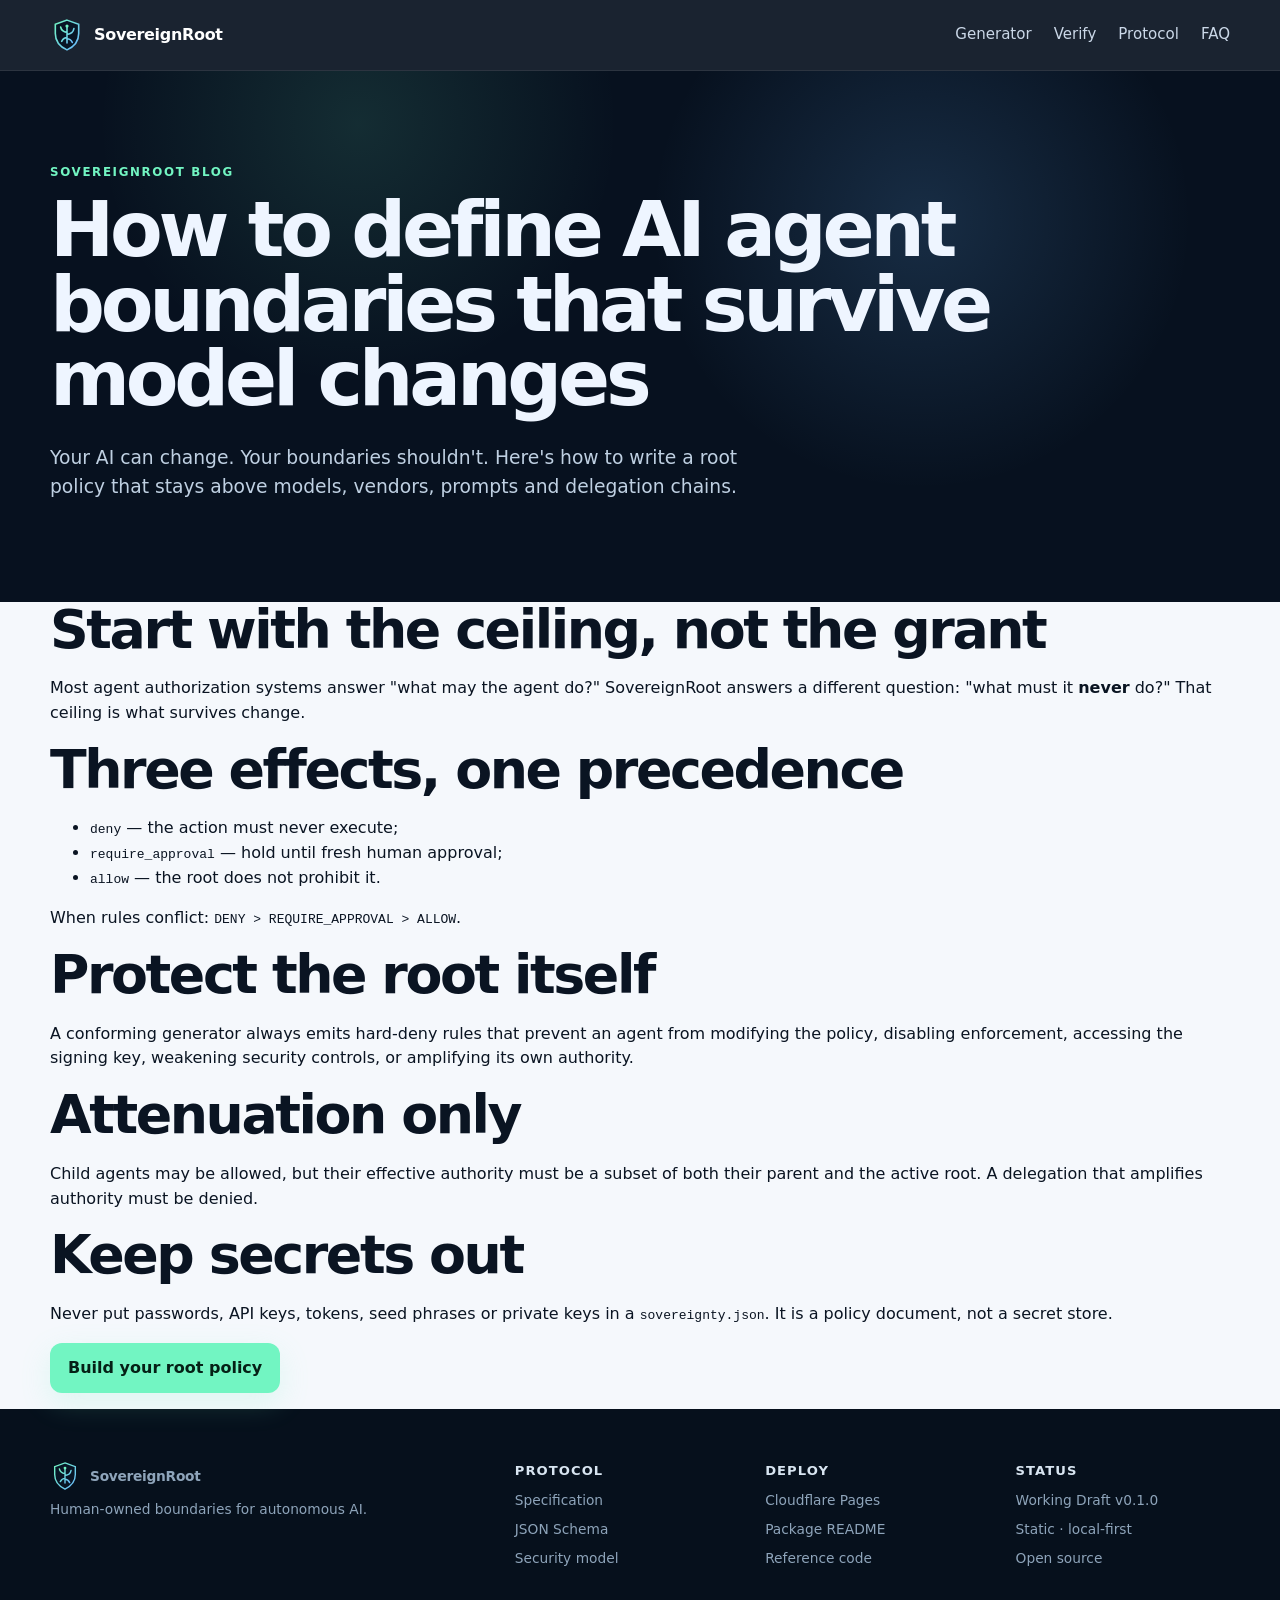
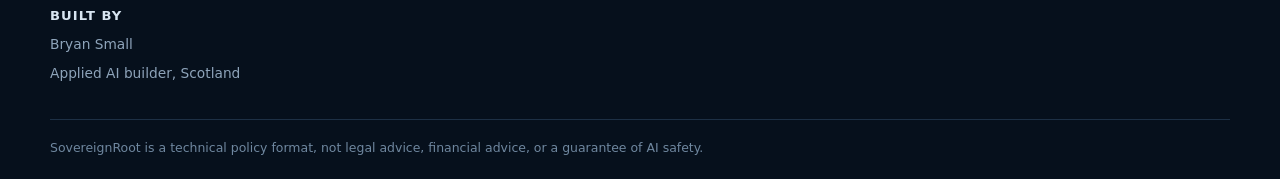
<file: blog/how-to-define-ai-agent-boundaries/index.html>
<!doctype html>
<html lang="en">
<head>
  <meta charset="utf-8">
  <meta name="viewport" content="width=device-width,initial-scale=1">
  <meta name="theme-color" content="#07111f">
  <meta name="description" content="How to define the boundaries your AI agents must never cross. A practical guide to deny-overrides, require-approval, and attenuation-only policy semantics.">
  <meta name="robots" content="index,follow">
  <meta property="og:title" content="How to define AI agent boundaries that survive model changes — SovereignRoot">
  <meta property="og:description" content="A practical guide to deny-overrides, require-approval, and attenuation-only policy semantics for autonomous AI agents.">
  <meta property="og:type" content="article">
  <meta property="og:url" content="https://sovereignroot.pages.dev/blog/how-to-define-ai-agent-boundaries/">
  <meta property="og:image" content="https://sovereignroot.pages.dev/assets/og-card.png">
  <meta name="twitter:card" content="summary_large_image">
  <meta name="twitter:title" content="How to define AI agent boundaries that survive model changes">
  <meta name="twitter:description" content="A practical guide to deny-overrides, require-approval, and attenuation-only policy semantics.">
  <meta name="twitter:image" content="https://sovereignroot.pages.dev/assets/og-card.png">
  <link rel="canonical" href="https://sovereignroot.pages.dev/blog/how-to-define-ai-agent-boundaries/">
  <link rel="icon" href="../../assets/logo.svg" type="image/svg+xml">
  <link rel="stylesheet" href="../../css/styles.css">
  <title>How to define AI agent boundaries that survive model changes — SovereignRoot</title>
  <script type="application/ld+json">
  {
    "@context": "https://schema.org",
    "@type": "Article",
    "headline": "How to define AI agent boundaries that survive model changes",
    "description": "A practical guide to deny-overrides, require-approval, and attenuation-only policy semantics for autonomous AI agents.",
    "datePublished": "2026-08-13",
    "publisher": {"@type": "Organization", "name": "SovereignRoot", "url": "https://sovereignroot.pages.dev/"},
    "mainEntityOfPage": "https://sovereignroot.pages.dev/blog/how-to-define-ai-agent-boundaries/"
  }
  </script>
</head>
<body>
  <a class="skip" href="#main">Skip to content</a>
  <header class="site-header">
    <div class="wrap header-inner">
      <a class="brand" href="../../" aria-label="SovereignRoot home">
        <img src="../../assets/logo.svg" width="34" height="34" alt="">
        <span>SovereignRoot</span>
      </a>
      <nav aria-label="Primary">
        <a href="../../#generator">Generator</a>
        <a href="../../#verify">Verify</a>
        <a href="../../#protocol">Protocol</a>
        <a href="../../#faq">FAQ</a>
      </nav>
    </div>
  </header>
  <main id="main">
    <section class="hero" id="top">
      <div class="wrap">
        <div class="eyebrow">SovereignRoot blog</div>
        <h1>How to define AI agent boundaries that survive model changes</h1>
        <p class="hero-copy">Your AI can change. Your boundaries shouldn't. Here's how to write a root policy that stays above models, vendors, prompts and delegation chains.</p>
      </div>
    </section>
    <section>
      <div class="wrap">
        <h2>Start with the ceiling, not the grant</h2>
        <p>Most agent authorization systems answer "what may the agent do?" SovereignRoot answers a different question: "what must it <strong>never</strong> do?" That ceiling is what survives change.</p>
        <h2>Three effects, one precedence</h2>
        <ul>
          <li><code>deny</code> — the action must never execute;</li>
          <li><code>require_approval</code> — hold until fresh human approval;</li>
          <li><code>allow</code> — the root does not prohibit it.</li>
        </ul>
        <p>When rules conflict: <code>DENY &gt; REQUIRE_APPROVAL &gt; ALLOW</code>.</p>
        <h2>Protect the root itself</h2>
        <p>A conforming generator always emits hard-deny rules that prevent an agent from modifying the policy, disabling enforcement, accessing the signing key, weakening security controls, or amplifying its own authority.</p>
        <h2>Attenuation only</h2>
        <p>Child agents may be allowed, but their effective authority must be a subset of both their parent and the active root. A delegation that amplifies authority must be denied.</p>
        <h2>Keep secrets out</h2>
        <p>Never put passwords, API keys, tokens, seed phrases or private keys in a <code>sovereignty.json</code>. It is a policy document, not a secret store.</p>
        <p><a class="button primary" href="../../#generator">Build your root policy</a></p>
      </div>
    </section>
  </main>
  <footer>
    <div class="wrap footer-grid">
      <div><a class="brand" href="../../"><img src="../../assets/logo.svg" width="30" height="30" alt=""><span>SovereignRoot</span></a><p>Human-owned boundaries for autonomous AI.</p></div>
      <div><b>Protocol</b><a href="../../protocol/SOVEREIGNROOT-SPEC.md">Specification</a><a href="../../protocol/sovereignty.schema.json">JSON Schema</a><a href="../../docs/SECURITY.md">Security model</a></div>
      <div><b>Deploy</b><a href="../../docs/DEPLOY_CLOUDFLARE.md">Cloudflare Pages</a><a href="../../README.md">Package README</a><a href="../../reference/README.md">Reference code</a></div>
      <div><b>Status</b><span>Working Draft v0.1.0</span><span>Static · local-first</span><span>Open source</span></div>
      <div><b>Built by</b><a href="https://bryansmall.pages.dev" target="_blank" rel="noopener">Bryan Small</a><span>Applied AI builder, Scotland</span></div>
    </div>
    <div class="wrap footer-bottom">SovereignRoot is a technical policy format, not legal advice, financial advice, or a guarantee of AI safety.</div>
  </footer>
  <script src="../../js/sovereignroot.bundle.js"></script>
</body>
</html>
</file>
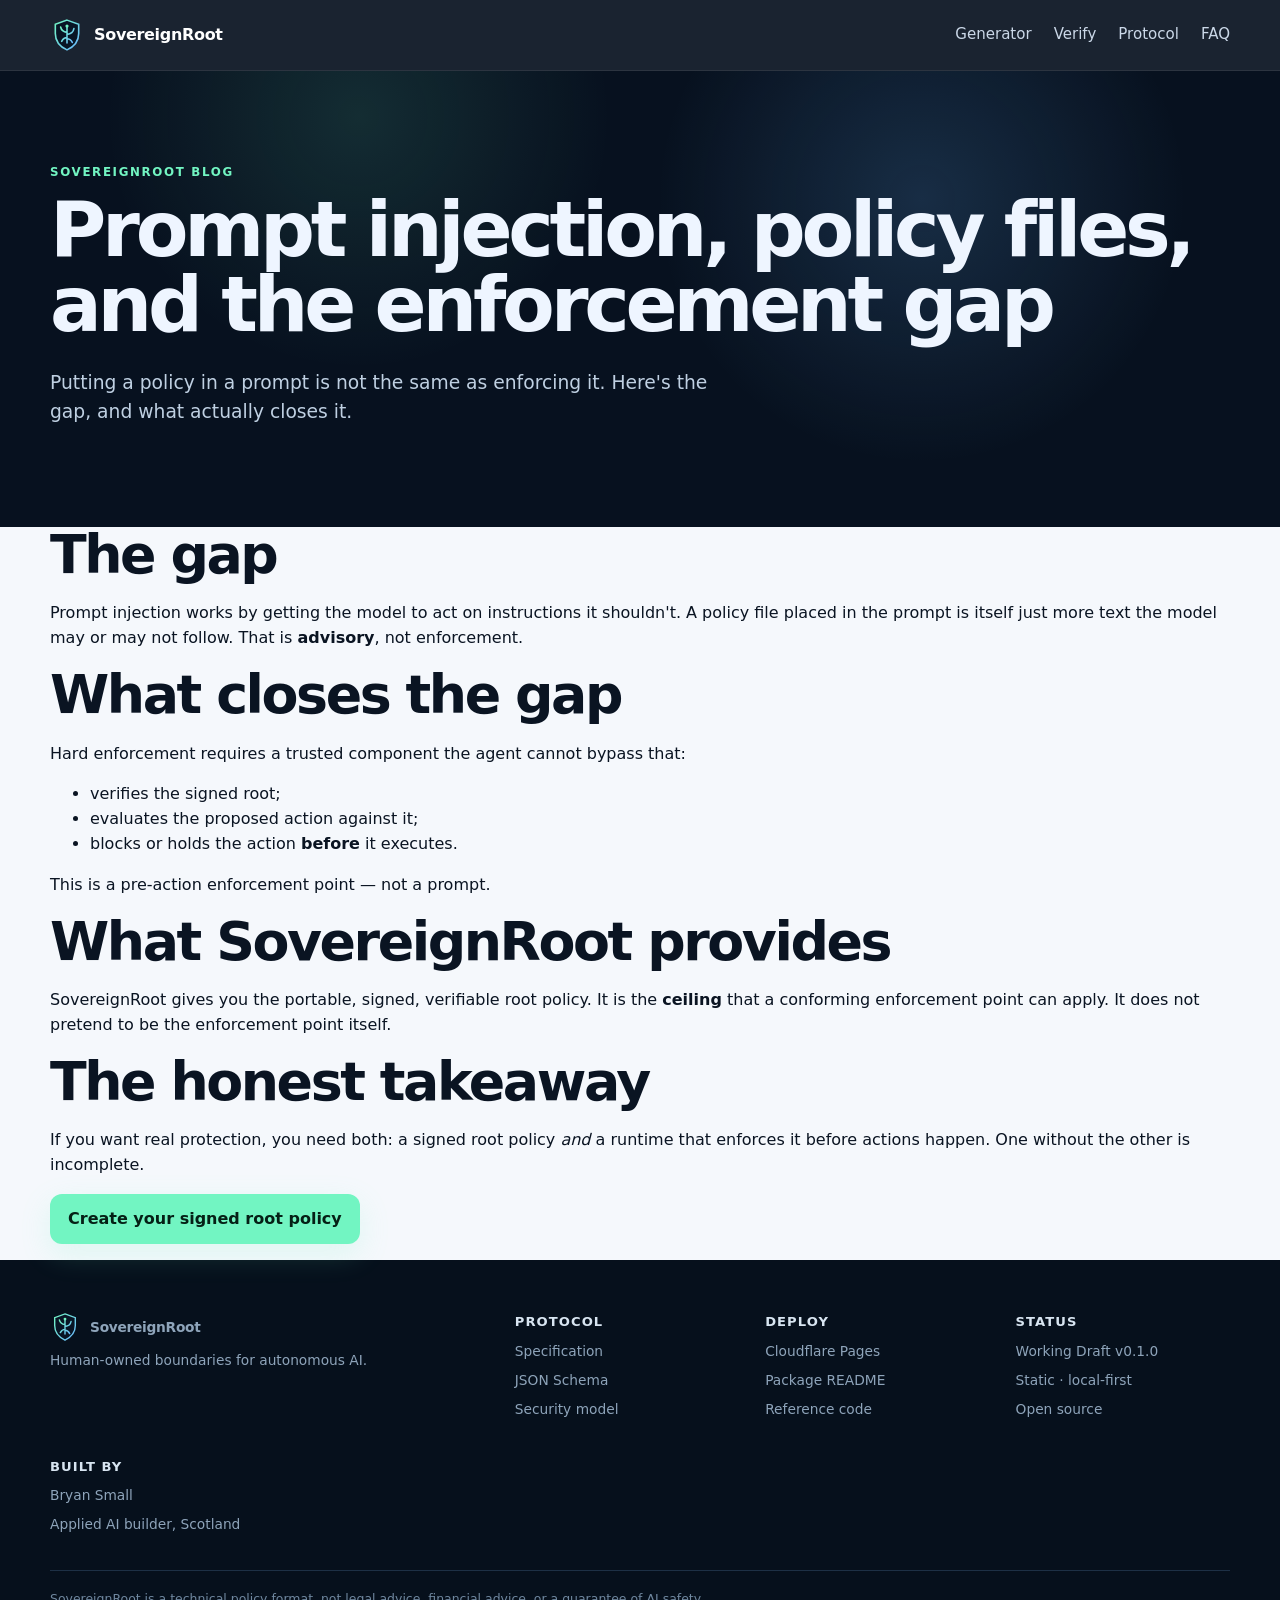
<file: blog/prompt-injection-policy-files-enforcement-gap/index.html>
<!doctype html>
<html lang="en">
<head>
  <meta charset="utf-8">
  <meta name="viewport" content="width=device-width,initial-scale=1">
  <meta name="theme-color" content="#07111f">
  <meta name="description" content="Why prompt injection alone can't be stopped by a policy file, and what actually can. The honest case for pre-action enforcement points.">
  <meta name="robots" content="index,follow">
  <meta property="og:title" content="Prompt injection, policy files, and the enforcement gap — SovereignRoot">
  <meta property="og:description" content="A policy file in a prompt is advisory, not enforcement. Here's the gap and what closes it.">
  <meta property="og:type" content="article">
  <meta property="og:url" content="https://sovereignroot.pages.dev/blog/prompt-injection-policy-files-enforcement-gap/">
  <meta property="og:image" content="https://sovereignroot.pages.dev/assets/og-card.png">
  <meta name="twitter:card" content="summary_large_image">
  <meta name="twitter:title" content="Prompt injection, policy files, and the enforcement gap">
  <meta name="twitter:description" content="A policy file in a prompt is advisory, not enforcement. Here's the gap and what closes it.">
  <meta name="twitter:image" content="https://sovereignroot.pages.dev/assets/og-card.png">
  <link rel="canonical" href="https://sovereignroot.pages.dev/blog/prompt-injection-policy-files-enforcement-gap/">
  <link rel="icon" href="../../assets/logo.svg" type="image/svg+xml">
  <link rel="stylesheet" href="../../css/styles.css">
  <title>Prompt injection, policy files, and the enforcement gap — SovereignRoot</title>
  <script type="application/ld+json">
  {
    "@context": "https://schema.org",
    "@type": "Article",
    "headline": "Prompt injection, policy files, and the enforcement gap",
    "description": "A policy file in a prompt is advisory, not enforcement. Here's the gap and what closes it.",
    "datePublished": "2026-08-13",
    "publisher": {"@type": "Organization", "name": "SovereignRoot", "url": "https://sovereignroot.pages.dev/"},
    "mainEntityOfPage": "https://sovereignroot.pages.dev/blog/prompt-injection-policy-files-enforcement-gap/"
  }
  </script>
</head>
<body>
  <a class="skip" href="#main">Skip to content</a>
  <header class="site-header">
    <div class="wrap header-inner">
      <a class="brand" href="../../" aria-label="SovereignRoot home">
        <img src="../../assets/logo.svg" width="34" height="34" alt="">
        <span>SovereignRoot</span>
      </a>
      <nav aria-label="Primary">
        <a href="../../#generator">Generator</a>
        <a href="../../#verify">Verify</a>
        <a href="../../#protocol">Protocol</a>
        <a href="../../#faq">FAQ</a>
      </nav>
    </div>
  </header>
  <main id="main">
    <section class="hero" id="top">
      <div class="wrap">
        <div class="eyebrow">SovereignRoot blog</div>
        <h1>Prompt injection, policy files, and the enforcement gap</h1>
        <p class="hero-copy">Putting a policy in a prompt is not the same as enforcing it. Here's the gap, and what actually closes it.</p>
      </div>
    </section>
    <section>
      <div class="wrap">
        <h2>The gap</h2>
        <p>Prompt injection works by getting the model to act on instructions it shouldn't. A policy file placed in the prompt is itself just more text the model may or may not follow. That is <strong>advisory</strong>, not enforcement.</p>
        <h2>What closes the gap</h2>
        <p>Hard enforcement requires a trusted component the agent cannot bypass that:</p>
        <ul>
          <li>verifies the signed root;</li>
          <li>evaluates the proposed action against it;</li>
          <li>blocks or holds the action <strong>before</strong> it executes.</li>
        </ul>
        <p>This is a pre-action enforcement point — not a prompt.</p>
        <h2>What SovereignRoot provides</h2>
        <p>SovereignRoot gives you the portable, signed, verifiable root policy. It is the <strong>ceiling</strong> that a conforming enforcement point can apply. It does not pretend to be the enforcement point itself.</p>
        <h2>The honest takeaway</h2>
        <p>If you want real protection, you need both: a signed root policy <em>and</em> a runtime that enforces it before actions happen. One without the other is incomplete.</p>
        <p><a class="button primary" href="../../#generator">Create your signed root policy</a></p>
      </div>
    </section>
  </main>
  <footer>
    <div class="wrap footer-grid">
      <div><a class="brand" href="../../"><img src="../../assets/logo.svg" width="30" height="30" alt=""><span>SovereignRoot</span></a><p>Human-owned boundaries for autonomous AI.</p></div>
      <div><b>Protocol</b><a href="../../protocol/SOVEREIGNROOT-SPEC.md">Specification</a><a href="../../protocol/sovereignty.schema.json">JSON Schema</a><a href="../../docs/SECURITY.md">Security model</a></div>
      <div><b>Deploy</b><a href="../../docs/DEPLOY_CLOUDFLARE.md">Cloudflare Pages</a><a href="../../README.md">Package README</a><a href="../../reference/README.md">Reference code</a></div>
      <div><b>Status</b><span>Working Draft v0.1.0</span><span>Static · local-first</span><span>Open source</span></div>
      <div><b>Built by</b><a href="https://bryansmall.pages.dev" target="_blank" rel="noopener">Bryan Small</a><span>Applied AI builder, Scotland</span></div>
    </div>
    <div class="wrap footer-bottom">SovereignRoot is a technical policy format, not legal advice, financial advice, or a guarantee of AI safety.</div>
  </footer>
  <script src="../../js/sovereignroot.bundle.js"></script>
</body>
</html>
</file>
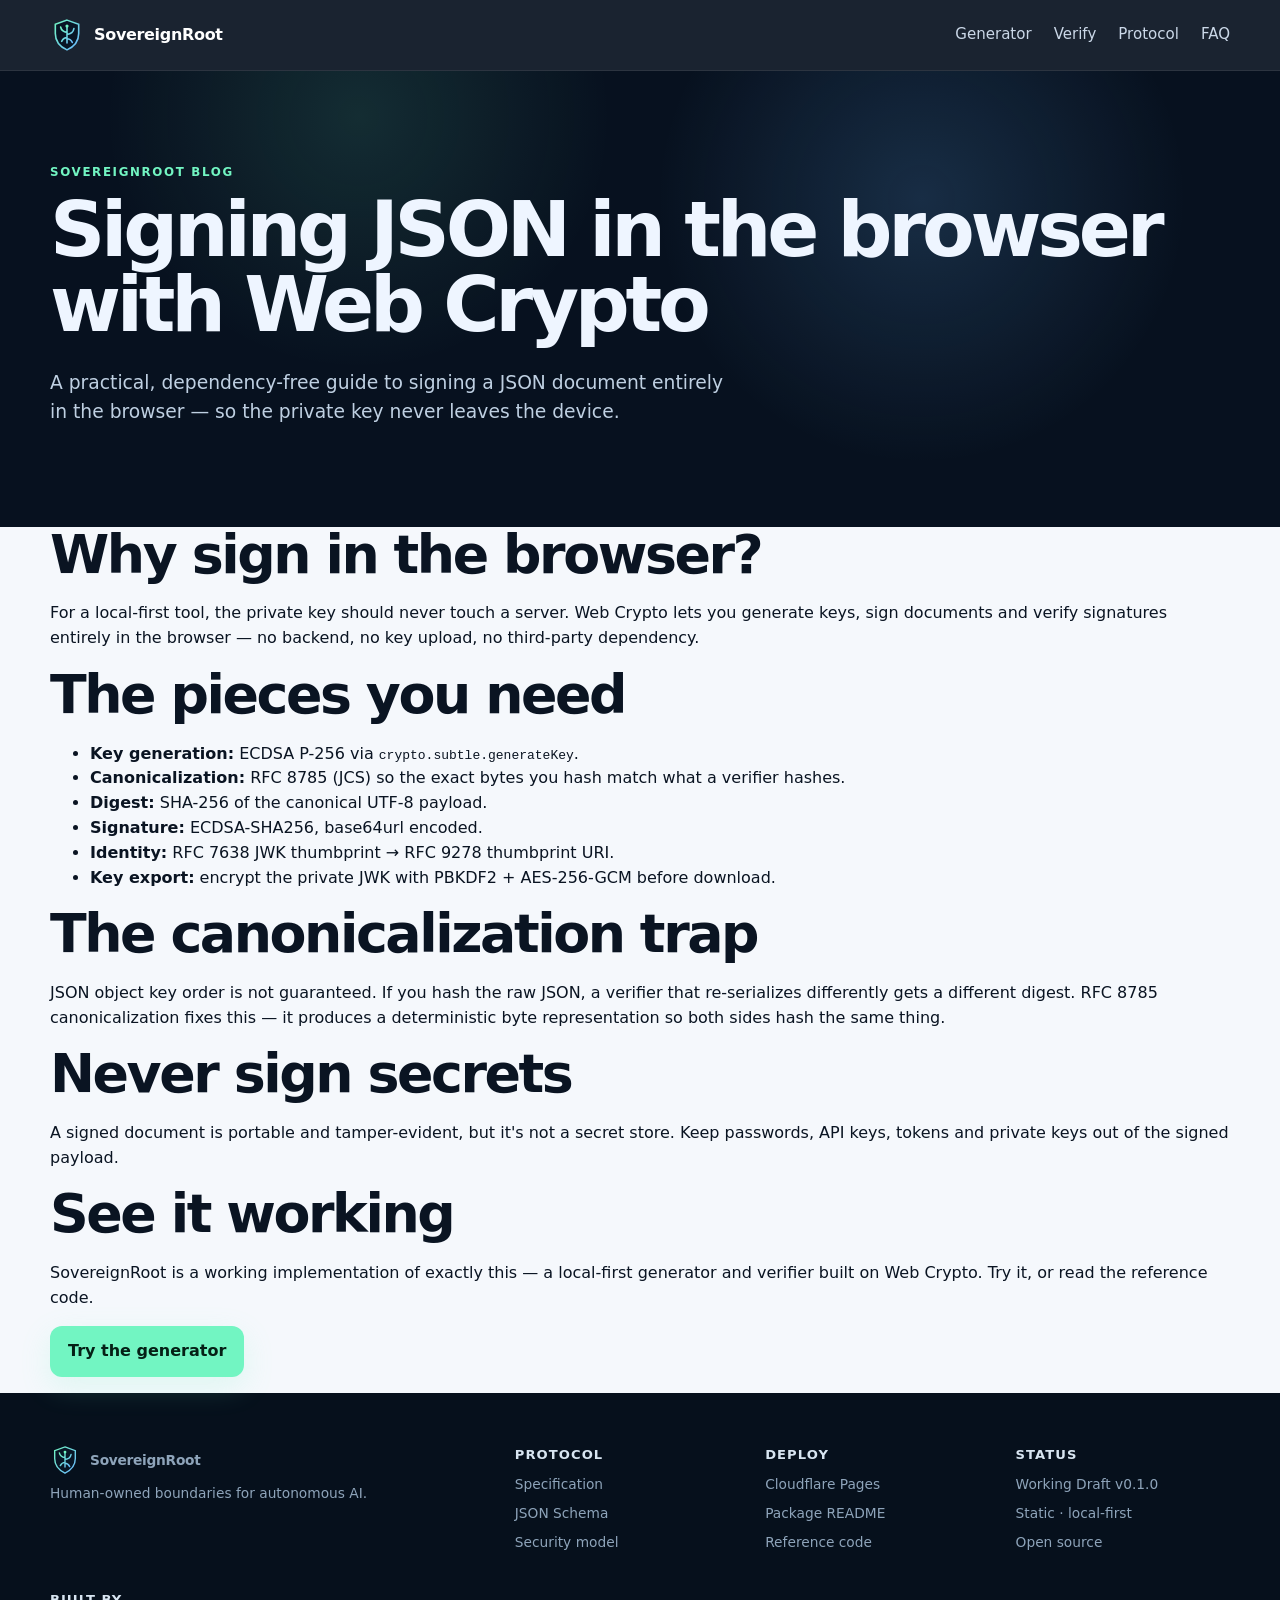
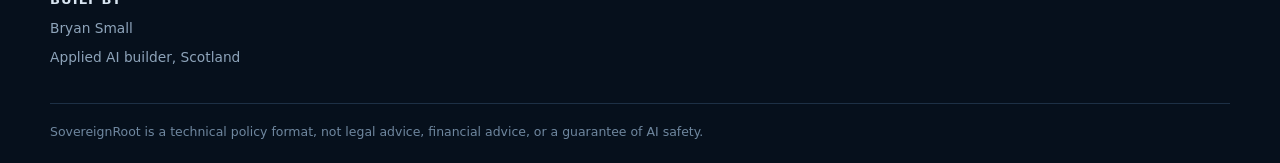
<file: blog/signing-json-in-browser-web-crypto/index.html>
<!doctype html>
<html lang="en">
<head>
  <meta charset="utf-8">
  <meta name="viewport" content="width=device-width,initial-scale=1">
  <meta name="theme-color" content="#07111f">
  <meta name="description" content="How to sign JSON documents in the browser with Web Crypto: ECDSA P-256, RFC 8785 canonicalization, JWK thumbprints, and encrypted key export.">
  <meta name="robots" content="index,follow">
  <meta property="og:title" content="Signing JSON in the browser with Web Crypto — SovereignRoot">
  <meta property="og:description" content="ECDSA P-256, RFC 8785 canonicalization, JWK thumbprints, and encrypted key export — a practical guide to local-first document signing.">
  <meta property="og:type" content="article">
  <meta property="og:url" content="https://sovereignroot.pages.dev/blog/signing-json-in-browser-web-crypto/">
  <meta property="og:image" content="https://sovereignroot.pages.dev/assets/og-card.png">
  <meta name="twitter:card" content="summary_large_image">
  <meta name="twitter:title" content="Signing JSON in the browser with Web Crypto">
  <meta name="twitter:description" content="ECDSA P-256, RFC 8785 canonicalization, JWK thumbprints, and encrypted key export.">
  <meta name="twitter:image" content="https://sovereignroot.pages.dev/assets/og-card.png">
  <link rel="canonical" href="https://sovereignroot.pages.dev/blog/signing-json-in-browser-web-crypto/">
  <link rel="icon" href="../../assets/logo.svg" type="image/svg+xml">
  <link rel="stylesheet" href="../../css/styles.css">
  <title>Signing JSON in the browser with Web Crypto — SovereignRoot</title>
  <script type="application/ld+json">
  {
    "@context": "https://schema.org",
    "@type": "Article",
    "headline": "Signing JSON in the browser with Web Crypto",
    "description": "ECDSA P-256, RFC 8785 canonicalization, JWK thumbprints, and encrypted key export — a practical guide to local-first document signing.",
    "datePublished": "2026-08-13",
    "publisher": {"@type": "Organization", "name": "SovereignRoot", "url": "https://sovereignroot.pages.dev/"},
    "mainEntityOfPage": "https://sovereignroot.pages.dev/blog/signing-json-in-browser-web-crypto/"
  }
  </script>
</head>
<body>
  <a class="skip" href="#main">Skip to content</a>
  <header class="site-header">
    <div class="wrap header-inner">
      <a class="brand" href="../../" aria-label="SovereignRoot home">
        <img src="../../assets/logo.svg" width="34" height="34" alt="">
        <span>SovereignRoot</span>
      </a>
      <nav aria-label="Primary">
        <a href="../../#generator">Generator</a>
        <a href="../../#verify">Verify</a>
        <a href="../../#protocol">Protocol</a>
        <a href="../../#faq">FAQ</a>
      </nav>
    </div>
  </header>
  <main id="main">
    <section class="hero" id="top">
      <div class="wrap">
        <div class="eyebrow">SovereignRoot blog</div>
        <h1>Signing JSON in the browser with Web Crypto</h1>
        <p class="hero-copy">A practical, dependency-free guide to signing a JSON document entirely in the browser — so the private key never leaves the device.</p>
      </div>
    </section>
    <section>
      <div class="wrap">
        <h2>Why sign in the browser?</h2>
        <p>For a local-first tool, the private key should never touch a server. Web Crypto lets you generate keys, sign documents and verify signatures entirely in the browser — no backend, no key upload, no third-party dependency.</p>
        <h2>The pieces you need</h2>
        <ul>
          <li><strong>Key generation:</strong> ECDSA P-256 via <code>crypto.subtle.generateKey</code>.</li>
          <li><strong>Canonicalization:</strong> RFC 8785 (JCS) so the exact bytes you hash match what a verifier hashes.</li>
          <li><strong>Digest:</strong> SHA-256 of the canonical UTF-8 payload.</li>
          <li><strong>Signature:</strong> ECDSA-SHA256, base64url encoded.</li>
          <li><strong>Identity:</strong> RFC 7638 JWK thumbprint → RFC 9278 thumbprint URI.</li>
          <li><strong>Key export:</strong> encrypt the private JWK with PBKDF2 + AES-256-GCM before download.</li>
        </ul>
        <h2>The canonicalization trap</h2>
        <p>JSON object key order is not guaranteed. If you hash the raw JSON, a verifier that re-serializes differently gets a different digest. RFC 8785 canonicalization fixes this — it produces a deterministic byte representation so both sides hash the same thing.</p>
        <h2>Never sign secrets</h2>
        <p>A signed document is portable and tamper-evident, but it's not a secret store. Keep passwords, API keys, tokens and private keys out of the signed payload.</p>
        <h2>See it working</h2>
        <p>SovereignRoot is a working implementation of exactly this — a local-first generator and verifier built on Web Crypto. Try it, or read the reference code.</p>
        <p><a class="button primary" href="../../#generator">Try the generator</a></p>
      </div>
    </section>
  </main>
  <footer>
    <div class="wrap footer-grid">
      <div><a class="brand" href="../../"><img src="../../assets/logo.svg" width="30" height="30" alt=""><span>SovereignRoot</span></a><p>Human-owned boundaries for autonomous AI.</p></div>
      <div><b>Protocol</b><a href="../../protocol/SOVEREIGNROOT-SPEC.md">Specification</a><a href="../../protocol/sovereignty.schema.json">JSON Schema</a><a href="../../docs/SECURITY.md">Security model</a></div>
      <div><b>Deploy</b><a href="../../docs/DEPLOY_CLOUDFLARE.md">Cloudflare Pages</a><a href="../../README.md">Package README</a><a href="../../reference/README.md">Reference code</a></div>
      <div><b>Status</b><span>Working Draft v0.1.0</span><span>Static · local-first</span><span>Open source</span></div>
      <div><b>Built by</b><a href="https://bryansmall.pages.dev" target="_blank" rel="noopener">Bryan Small</a><span>Applied AI builder, Scotland</span></div>
    </div>
    <div class="wrap footer-bottom">SovereignRoot is a technical policy format, not legal advice, financial advice, or a guarantee of AI safety.</div>
  </footer>
  <script src="../../js/sovereignroot.bundle.js"></script>
</body>
</html>
</file>
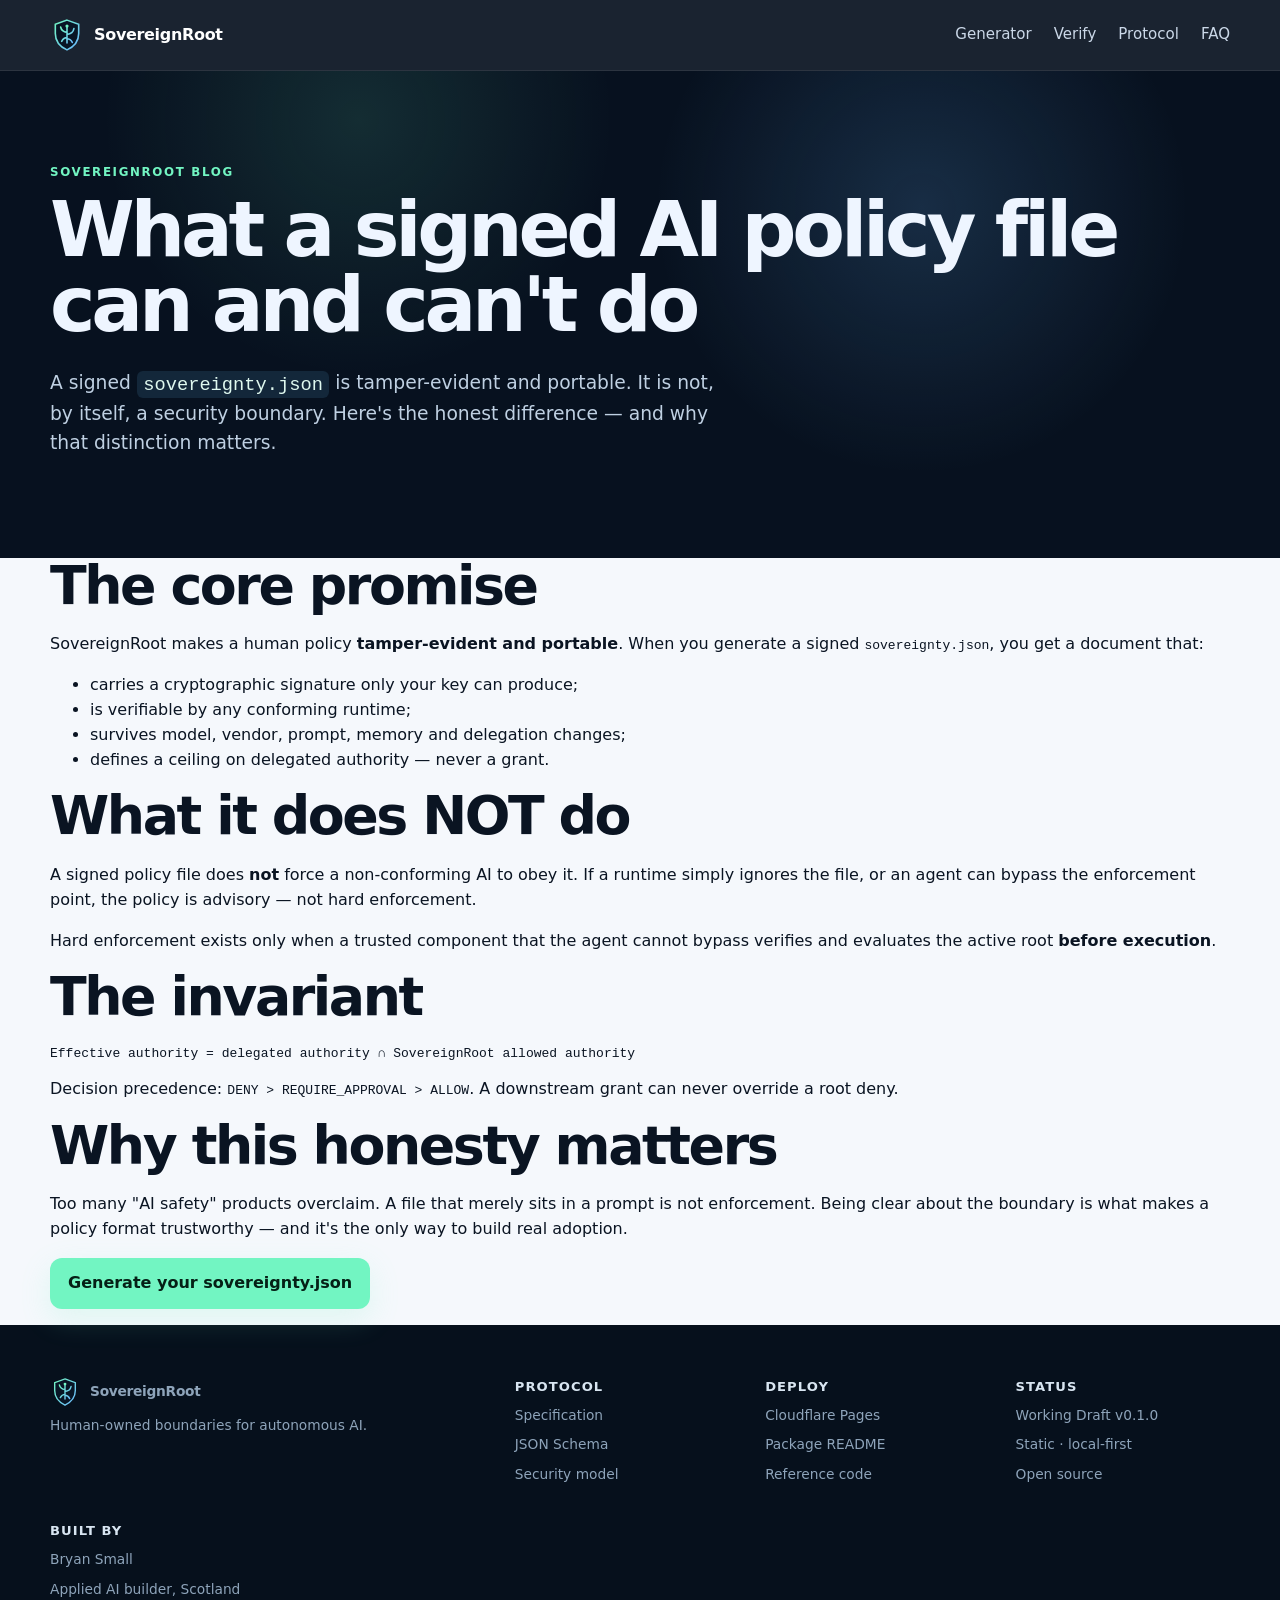
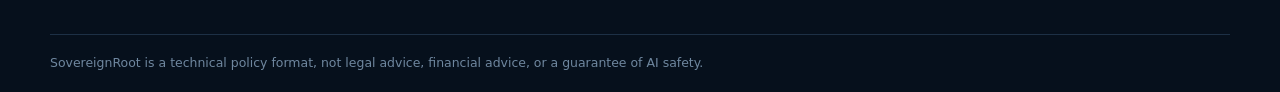
<file: blog/what-a-signed-ai-policy-can-and-cant-do/index.html>
<!doctype html>
<html lang="en">
<head>
  <meta charset="utf-8">
  <meta name="viewport" content="width=device-width,initial-scale=1">
  <meta name="theme-color" content="#07111f">
  <meta name="description" content="What a signed sovereignty.json actually does and doesn't do for AI agent safety. An honest look at the boundary between advisory policy and hard enforcement.">
  <meta name="robots" content="index,follow">
  <meta property="og:title" content="What a signed AI policy file can and can't do — SovereignRoot">
  <meta property="og:description" content="A signed sovereignty.json is tamper-evident and portable, but it does not force a non-conforming AI to obey it. Here's the honest boundary.">
  <meta property="og:type" content="article">
  <meta property="og:url" content="https://sovereignroot.pages.dev/blog/what-a-signed-ai-policy-can-and-cant-do/">
  <meta property="og:image" content="https://sovereignroot.pages.dev/assets/og-card.png">
  <meta name="twitter:card" content="summary_large_image">
  <meta name="twitter:title" content="What a signed AI policy file can and can't do">
  <meta name="twitter:description" content="A signed sovereignty.json is tamper-evident and portable, but it does not force a non-conforming AI to obey it.">
  <meta name="twitter:image" content="https://sovereignroot.pages.dev/assets/og-card.png">
  <link rel="canonical" href="https://sovereignroot.pages.dev/blog/what-a-signed-ai-policy-can-and-cant-do/">
  <link rel="icon" href="../../assets/logo.svg" type="image/svg+xml">
  <link rel="stylesheet" href="../../css/styles.css">
  <title>What a signed AI policy file can and can't do — SovereignRoot</title>
  <script type="application/ld+json">
  {
    "@context": "https://schema.org",
    "@type": "Article",
    "headline": "What a signed AI policy file can and can't do",
    "description": "A signed sovereignty.json is tamper-evident and portable, but it does not force a non-conforming AI to obey it.",
    "datePublished": "2026-08-13",
    "publisher": {"@type": "Organization", "name": "SovereignRoot", "url": "https://sovereignroot.pages.dev/"},
    "mainEntityOfPage": "https://sovereignroot.pages.dev/blog/what-a-signed-ai-policy-can-and-cant-do/"
  }
  </script>
</head>
<body>
  <a class="skip" href="#main">Skip to content</a>
  <header class="site-header">
    <div class="wrap header-inner">
      <a class="brand" href="../../" aria-label="SovereignRoot home">
        <img src="../../assets/logo.svg" width="34" height="34" alt="">
        <span>SovereignRoot</span>
      </a>
      <nav aria-label="Primary">
        <a href="../../#generator">Generator</a>
        <a href="../../#verify">Verify</a>
        <a href="../../#protocol">Protocol</a>
        <a href="../../#faq">FAQ</a>
      </nav>
    </div>
  </header>
  <main id="main">
    <section class="hero" id="top">
      <div class="wrap">
        <div class="eyebrow">SovereignRoot blog</div>
        <h1>What a signed AI policy file can and can't do</h1>
        <p class="hero-copy">A signed <code>sovereignty.json</code> is tamper-evident and portable. It is not, by itself, a security boundary. Here's the honest difference — and why that distinction matters.</p>
      </div>
    </section>
    <section>
      <div class="wrap">
        <h2>The core promise</h2>
        <p>SovereignRoot makes a human policy <strong>tamper-evident and portable</strong>. When you generate a signed <code>sovereignty.json</code>, you get a document that:</p>
        <ul>
          <li>carries a cryptographic signature only your key can produce;</li>
          <li>is verifiable by any conforming runtime;</li>
          <li>survives model, vendor, prompt, memory and delegation changes;</li>
          <li>defines a ceiling on delegated authority — never a grant.</li>
        </ul>
        <h2>What it does NOT do</h2>
        <p>A signed policy file does <strong>not</strong> force a non-conforming AI to obey it. If a runtime simply ignores the file, or an agent can bypass the enforcement point, the policy is advisory — not hard enforcement.</p>
        <p>Hard enforcement exists only when a trusted component that the agent cannot bypass verifies and evaluates the active root <strong>before execution</strong>.</p>
        <h2>The invariant</h2>
        <pre>Effective authority = delegated authority ∩ SovereignRoot allowed authority</pre>
        <p>Decision precedence: <code>DENY &gt; REQUIRE_APPROVAL &gt; ALLOW</code>. A downstream grant can never override a root deny.</p>
        <h2>Why this honesty matters</h2>
        <p>Too many "AI safety" products overclaim. A file that merely sits in a prompt is not enforcement. Being clear about the boundary is what makes a policy format trustworthy — and it's the only way to build real adoption.</p>
        <p><a class="button primary" href="../../#generator">Generate your sovereignty.json</a></p>
      </div>
    </section>
  </main>
  <footer>
    <div class="wrap footer-grid">
      <div><a class="brand" href="../../"><img src="../../assets/logo.svg" width="30" height="30" alt=""><span>SovereignRoot</span></a><p>Human-owned boundaries for autonomous AI.</p></div>
      <div><b>Protocol</b><a href="../../protocol/SOVEREIGNROOT-SPEC.md">Specification</a><a href="../../protocol/sovereignty.schema.json">JSON Schema</a><a href="../../docs/SECURITY.md">Security model</a></div>
      <div><b>Deploy</b><a href="../../docs/DEPLOY_CLOUDFLARE.md">Cloudflare Pages</a><a href="../../README.md">Package README</a><a href="../../reference/README.md">Reference code</a></div>
      <div><b>Status</b><span>Working Draft v0.1.0</span><span>Static · local-first</span><span>Open source</span></div>
      <div><b>Built by</b><a href="https://bryansmall.pages.dev" target="_blank" rel="noopener">Bryan Small</a><span>Applied AI builder, Scotland</span></div>
    </div>
    <div class="wrap footer-bottom">SovereignRoot is a technical policy format, not legal advice, financial advice, or a guarantee of AI safety.</div>
  </footer>
  <script src="../../js/sovereignroot.bundle.js"></script>
</body>
</html>
</file>
<file: css/styles.css>
:root{--bg:#07111f;--bg2:#0b1729;--panel:#101e32;--panel2:#13243b;--text:#eef5ff;--muted:#a8b8cc;--ink:#0a1422;--paper:#f5f8fc;--line:#243852;--brand:#72f5c2;--brand2:#6ab7ff;--danger:#ff7b8a;--warn:#ffd36a;--shadow:0 28px 80px rgba(0,0,0,.32);--radius:22px;--max:1180px}*{box-sizing:border-box}html{scroll-behavior:smooth}body{margin:0;font-family:Inter,ui-sans-serif,system-ui,-apple-system,BlinkMacSystemFont,"Segoe UI",sans-serif;background:var(--paper);color:var(--ink);line-height:1.55}button,input,select,textarea{font:inherit}.wrap{width:min(var(--max),calc(100% - 40px));margin-inline:auto}.narrow{width:min(920px,calc(100% - 40px))}.skip{position:absolute;left:-9999px;top:8px;background:#fff;padding:8px 12px;z-index:999}.skip:focus{left:8px}.site-header{position:sticky;top:0;z-index:50;background:rgba(7,17,31,.92);backdrop-filter:blur(16px);border-bottom:1px solid rgba(255,255,255,.08);color:#fff}.header-inner{height:70px;display:flex;align-items:center;gap:24px}.brand{display:inline-flex;align-items:center;gap:10px;color:inherit;text-decoration:none;font-weight:800;letter-spacing:-.02em}.brand img{display:block}.header-inner nav{display:flex;gap:22px;margin-left:auto}.header-inner nav a{color:#cbd8e8;text-decoration:none;font-size:.94rem}.header-inner nav a:hover{color:#fff}.status-chip{display:inline-flex;align-items:center;border-radius:999px;padding:7px 10px;font-size:.78rem;font-weight:750;border:1px solid #38506e;color:#c7d6e8;background:#0d1b2e}.status-chip.valid{border-color:#2b8d70;color:#aaffdf;background:#0c2a25}.status-chip.warning{border-color:#7e672e;color:#ffe6a7;background:#2d2614}.hero{background:radial-gradient(circle at 72% 28%,rgba(106,183,255,.17),transparent 27%),radial-gradient(circle at 28% 10%,rgba(114,245,194,.12),transparent 25%),var(--bg);color:var(--text);padding:92px 0 82px;overflow:hidden}.hero-grid{display:grid;grid-template-columns:1.05fr .95fr;gap:64px;align-items:center}.eyebrow{text-transform:uppercase;letter-spacing:.14em;font-size:.74rem;font-weight:850;color:#178767;margin-bottom:12px}.hero .eyebrow,.dark .eyebrow,.privacy-section .eyebrow{color:var(--brand)}h1,h2,h3,h4,p{margin-top:0}h1{font-size:clamp(3rem,6vw,5.6rem);line-height:.97;letter-spacing:-.055em;margin-bottom:26px}h1 span{color:var(--brand)}h2{font-size:clamp(2.2rem,4.2vw,3.7rem);line-height:1.05;letter-spacing:-.045em;margin-bottom:18px}h3{font-size:1.65rem;letter-spacing:-.025em}.hero-copy{font-size:1.17rem;color:#bfd0e2;max-width:690px}.hero-copy code{color:#dff8ef;background:#13273a;padding:.15em .35em;border-radius:6px}.hero-actions{display:flex;gap:12px;margin:30px 0 24px}.button{display:inline-flex;align-items:center;justify-content:center;border:0;border-radius:12px;padding:13px 18px;font-weight:800;text-decoration:none;cursor:pointer;transition:.18s transform,.18s background,.18s border}.button:hover{transform:translateY(-1px)}.button.primary{background:var(--brand);color:#052016;box-shadow:0 10px 30px rgba(114,245,194,.18)}.button.primary:hover{background:#8affcf}.button.ghost{background:transparent;color:inherit;border:1px solid currentColor;opacity:.86}.button.small{padding:9px 12px;font-size:.88rem}.button.light{background:#fff;color:#081525}.trust-row{display:flex;flex-wrap:wrap;gap:18px;color:#90a9c1;font-size:.88rem}.hero-card{background:linear-gradient(180deg,#0d1c30,#091524);border:1px solid #263d58;border-radius:18px;box-shadow:var(--shadow);overflow:hidden;transform:rotate(1deg)}.terminal-bar{height:48px;display:flex;align-items:center;gap:7px;padding:0 16px;border-bottom:1px solid #20364f;color:#7994ad;font-size:.78rem}.terminal-bar span{width:10px;height:10px;border-radius:50%;background:#35506e}.terminal-bar b{margin-left:8px}.hero-card pre{margin:0;padding:28px;color:#d4e5f6;overflow:auto;font-size:.9rem;line-height:1.7}.hero-card-footer{padding:14px 18px;border-top:1px solid #20364f;color:#86a2bb;font-size:.78rem}.principle-strip{background:#0b1729;color:#fff;border-top:1px solid #172a41}.principle-grid{display:grid;grid-template-columns:repeat(4,1fr)}.principle-grid>div{padding:28px 24px;border-right:1px solid #1d3048}.principle-grid>div:last-child{border:0}.principle-grid strong{display:block;color:var(--brand);font-size:.75rem;letter-spacing:.12em}.principle-grid span{display:block;font-weight:800;margin:6px 0}.principle-grid p{margin:0;color:#8fa6bd;font-size:.88rem}.section{padding:88px 0}.section.dark{background:var(--bg);color:#fff}.section-heading{text-align:center;max-width:760px;margin:0 auto 42px}.section-heading.left{text-align:left;margin-left:0}.section-heading p,.muted{color:#66778d}.wizard-shell{background:#fff;border:1px solid #dde5ee;border-radius:var(--radius);box-shadow:0 24px 60px rgba(28,51,77,.11);overflow:hidden}.steps{list-style:none;display:grid;grid-template-columns:repeat(7,1fr);gap:0;margin:0;padding:0;background:#f0f4f8;border-bottom:1px solid #dbe4ed}.steps li{padding:15px 8px;text-align:center;color:#8291a4;font-size:.72rem;position:relative}.steps li span{width:24px;height:24px;border-radius:50%;display:grid;place-items:center;margin:0 auto 5px;background:#dbe4ed;font-weight:800}.steps li b{display:block}.steps li.active{color:#0c5f49;background:#eafbf4}.steps li.active span,.steps li.done span{background:#1d9f76;color:#fff}.wizard-panel{padding:38px}.wizard-panel>h3{margin-bottom:8px}.preset-grid{display:grid;grid-template-columns:repeat(2,1fr);gap:12px;margin:24px 0}.preset{appearance:none;text-align:left;border:1px solid #d7e1eb;background:#f8fafc;border-radius:14px;padding:17px;cursor:pointer;color:var(--ink)}.preset b,.preset span{display:block}.preset span{font-size:.85rem;color:#6b7c91;margin-top:5px}.preset.selected{border-color:#28a77d;background:#edfbf6;box-shadow:inset 0 0 0 1px #28a77d}.field{display:block;margin:18px 0}.field>span,.select-field>span{display:block;font-weight:750;margin-bottom:7px}.field input,.field select,.field textarea,.select-field select,.key-import-card input,.compact input{width:100%;border:1px solid #cbd7e4;border-radius:10px;padding:11px 12px;background:#fff;color:#0b1729}.field textarea{resize:vertical}.field small,.select-field small,.toggle-row small{display:block;color:#718197;margin-top:6px}.choice-group{border:0;padding:0;margin:24px 0}.choice-group legend{font-weight:800;margin-bottom:10px}.choice-group label{display:flex;gap:12px;padding:12px;border:1px solid #dbe4ed;border-radius:11px;margin:8px 0}.choice-group input{margin-top:5px}.choice-group span b,.choice-group span small{display:block}.choice-group small{color:#718197}.wizard-actions{display:flex;justify-content:space-between;gap:12px;margin-top:30px;padding-top:22px;border-top:1px solid #e5ebf1}.question-grid{display:grid;grid-template-columns:1fr 1fr;gap:14px}.select-field{display:block;border:1px solid #dbe4ed;border-radius:13px;padding:16px;background:#fafcfe}.hard-lock{padding:15px 17px;background:#0d2234;color:#d8e8f6;border-radius:12px;margin-top:18px}.three-col{display:grid;grid-template-columns:.55fr 1fr 1fr;gap:14px}.money-input{display:flex;border:1px solid #cbd7e4;border-radius:10px;overflow:hidden}.money-input span{padding:11px;background:#eef3f7;color:#62748a;font-size:.8rem;white-space:nowrap}.money-input input{border:0!important;border-radius:0!important}.note{padding:14px 16px;border-radius:11px;margin:18px 0;font-size:.9rem}.note.warning{background:#fff8df;border:1px solid #eed995;color:#604f18}.note.danger{background:#fff0f2;border:1px solid #f0b6be;color:#6d2832}.toggle-row{display:grid;grid-template-columns:1fr 180px;gap:14px;align-items:end;margin:18px 0}.toggle-row>label:first-child{display:flex;gap:11px;padding:14px;border:1px solid #dbe4ed;border-radius:12px}.toggle-row b,.toggle-row small{display:block}.compact span{display:block;font-weight:750;margin-bottom:7px}.formula{margin:20px 0;padding:20px;border-radius:14px;background:#07111f;color:#fff;text-align:center}.formula span,.formula small{display:block;color:#8fa8c0}.formula b{display:block;color:var(--brand);font-size:1.15rem;margin:5px 0}.security-grid{display:grid;grid-template-columns:1fr 1fr;gap:18px}.key-import-card{border:1px solid #dbe4ed;border-radius:14px;padding:18px;background:#f7fafc}.key-import-card h4{margin-bottom:5px}.key-import-card p{font-size:.86rem;color:#6b7c91}.key-import-card input{margin:5px 0 9px}.key-import-card hr{border:0;border-top:1px solid #dce5ed;margin:18px 0}.inline-status{font-size:.78rem;margin-top:8px;word-break:break-all}.inline-status.good{color:#147a5d}.inline-status.bad{color:#b53d4d}.result-top{display:flex;justify-content:space-between;gap:20px}.result-metrics{display:grid;grid-template-columns:repeat(4,1fr);gap:10px;margin:22px 0}.result-metrics div{border:1px solid #dce5ed;border-radius:12px;padding:14px}.result-metrics span{display:block;color:#74849a;font-size:.78rem}.result-metrics b{font-size:1.05rem}.download-grid{display:grid;grid-template-columns:repeat(3,1fr);gap:12px}.download-card{appearance:none;text-align:left;border:1px solid #d6e1eb;background:#f9fbfd;border-radius:14px;padding:17px;cursor:pointer;color:var(--ink)}.download-card b,.download-card span,.download-card em{display:block}.download-card span{color:#687a8f;font-size:.84rem;margin:7px 0 17px}.download-card em{font-style:normal;color:#0e8060;font-weight:800;font-size:.86rem}.download-card.critical{border-color:#edb6be;background:#fff6f7}.download-card.critical em{color:#b43e4c}.fingerprints{display:grid;grid-template-columns:1fr 1fr;gap:12px;margin:18px 0}.fingerprints div{background:#081525;border-radius:12px;color:#fff;padding:14px;min-width:0}.fingerprints span{display:block;color:#88a2bc;font-size:.76rem;margin-bottom:5px}.fingerprints code{display:block;white-space:nowrap;overflow:auto;font-size:.72rem}.json-details{margin:16px 0;border:1px solid #dce5ed;border-radius:12px;padding:14px}.json-details summary{cursor:pointer;font-weight:800}.json-details pre{max-height:420px;overflow:auto;background:#081525;color:#dbeaf7;padding:15px;border-radius:10px;font-size:.75rem}.text-button{border:0;background:transparent;color:#0a7e5d;font-weight:800;cursor:pointer;padding:8px 0}.split{display:grid;grid-template-columns:1fr 1fr;gap:58px;align-items:center}.dark p{color:#a8bdd1}.dropbox{display:grid;place-items:center;border:1px dashed #405b79;border-radius:16px;padding:30px;background:#0b1a2d;cursor:pointer;text-align:center}.dropbox input{position:absolute;opacity:0;pointer-events:none}.drop-icon{font-size:2rem;color:var(--brand)}.dropbox small{color:#829bb4}.verify-output{border-radius:18px;padding:28px;min-height:230px;background:#0d1b2e;border:1px solid #263d58}.verify-output.valid{border-color:#2b8d70;background:#0b2a24}.verify-output.invalid{border-color:#8d3c49;background:#2b1218}.verify-title{font-size:1.45rem;font-weight:850;margin-bottom:10px}.mini-dl{display:grid;gap:9px}.mini-dl div{display:grid;grid-template-columns:90px 1fr;gap:10px}.mini-dl dt{color:#8ea5bc}.mini-dl dd{margin:0;word-break:break-all}.stack-diagram{max-width:770px;margin:36px auto}.layer{border:1px solid #ccd8e4;border-radius:14px;padding:17px 20px;background:#fff;box-shadow:0 8px 24px rgba(22,45,68,.06)}.layer span,.layer b{display:block}.layer span{font-size:.75rem;text-transform:uppercase;letter-spacing:.1em;color:#74849a}.layer.root{border-color:#27a57a;background:#ecfbf5}.layer.root span{color:#14795b}.layer.human{background:#0b1729;color:#fff;border-color:#0b1729}.layer.human span{color:#8fa7bf}.layer.action{background:#f2f5f8}.arrow{text-align:center;color:#7890a5;font-weight:800;padding:9px}.protocol-cards{display:grid;grid-template-columns:repeat(4,1fr);gap:14px}.protocol-cards article{border:1px solid #dce5ed;border-radius:14px;padding:19px;background:#fff}.protocol-cards h3{font-size:1.05rem}.protocol-cards p{color:#687a8f;margin:0;font-size:.9rem}.privacy-section{background:linear-gradient(135deg,#07111f,#0c2334);color:#fff}.privacy-grid h2{margin-bottom:0}.privacy-list{display:grid;gap:1px;background:#284158;border:1px solid #284158;border-radius:16px;overflow:hidden}.privacy-list div{background:#0b1a2d;padding:17px}.privacy-list b,.privacy-list span{display:block}.privacy-list span{color:#91a8be;font-size:.88rem;margin-top:3px}.faq-list details{border-top:1px solid #d7e1eb;padding:18px 0}.faq-list details:last-child{border-bottom:1px solid #d7e1eb}.faq-list summary{font-weight:800;cursor:pointer}.faq-list p{color:#65778c;margin:11px 0 0}.cta-section{background:var(--brand);padding:46px 0}.cta-inner{display:flex;align-items:center;justify-content:space-between;gap:30px}.cta-inner h2{font-size:2.3rem;margin-bottom:5px}.cta-inner p{margin:0}.site-header+.hero{}footer{background:#06101c;color:#d8e5f1;padding:52px 0 22px}.footer-grid{display:grid;grid-template-columns:2fr repeat(3,1fr);gap:36px}.footer-grid>div{display:flex;flex-direction:column;gap:8px}.footer-grid p,.footer-grid a,.footer-grid span{color:#8ea4ba;text-decoration:none;font-size:.86rem}.footer-grid b{font-size:.82rem;text-transform:uppercase;letter-spacing:.08em}.footer-bottom{border-top:1px solid #1d3045;margin-top:34px;padding-top:18px;color:#6f879f;font-size:.78rem}.toast{position:fixed;right:20px;bottom:20px;z-index:100;background:#0b1729;color:#fff;border:1px solid #314962;border-radius:12px;padding:12px 15px;box-shadow:var(--shadow);opacity:0;transform:translateY(8px);pointer-events:none;transition:.2s}.toast.show{opacity:1;transform:none}.toast[data-kind="success"]{border-color:#2b8d70}.toast[data-kind="error"]{border-color:#a13d4b}@media(max-width:900px){.hero-grid,.split,.security-grid{grid-template-columns:1fr}.hero{padding-top:64px}.principle-grid{grid-template-columns:1fr 1fr}.question-grid,.download-grid,.protocol-cards{grid-template-columns:1fr 1fr}.three-col{grid-template-columns:1fr}.header-inner nav{display:none}.steps b{display:none!important}.footer-grid{grid-template-columns:1fr 1fr}.result-metrics{grid-template-columns:1fr 1fr}.fingerprints{grid-template-columns:1fr}}@media(max-width:620px){.wrap,.narrow{width:min(100% - 24px,var(--max))}.hero{padding:54px 0}.hero-actions{flex-direction:column;align-items:stretch}.trust-row{gap:10px}.principle-grid,.question-grid,.download-grid,.protocol-cards,.footer-grid{grid-template-columns:1fr}.principle-grid>div{border-right:0;border-bottom:1px solid #1d3048}.wizard-panel{padding:24px 18px}.steps li{padding:10px 2px}.preset-grid{grid-template-columns:1fr}.toggle-row{grid-template-columns:1fr}.result-top,.cta-inner{align-items:flex-start;flex-direction:column}.result-metrics{grid-template-columns:1fr 1fr}.header-inner{height:62px}.header-inner .status-chip{display:none}h1{font-size:3.2rem}.section{padding:64px 0}}
</file>
